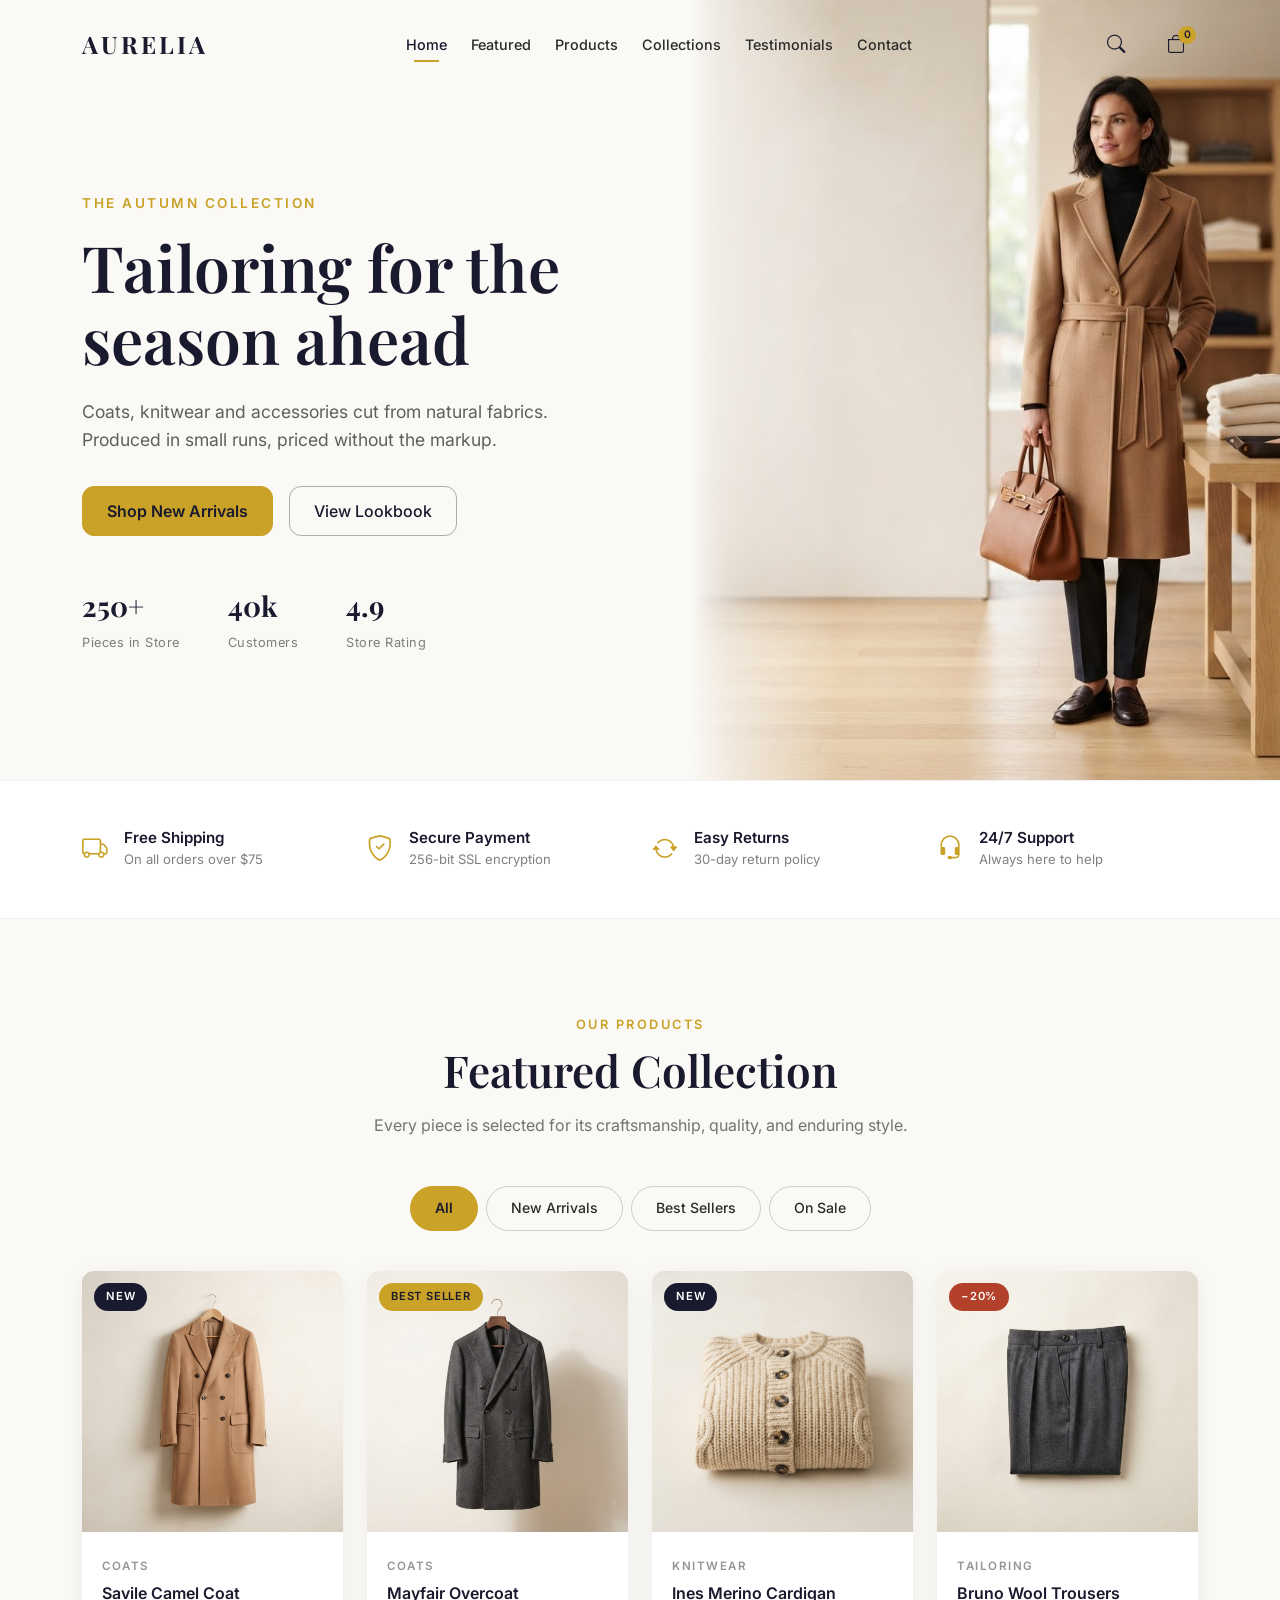
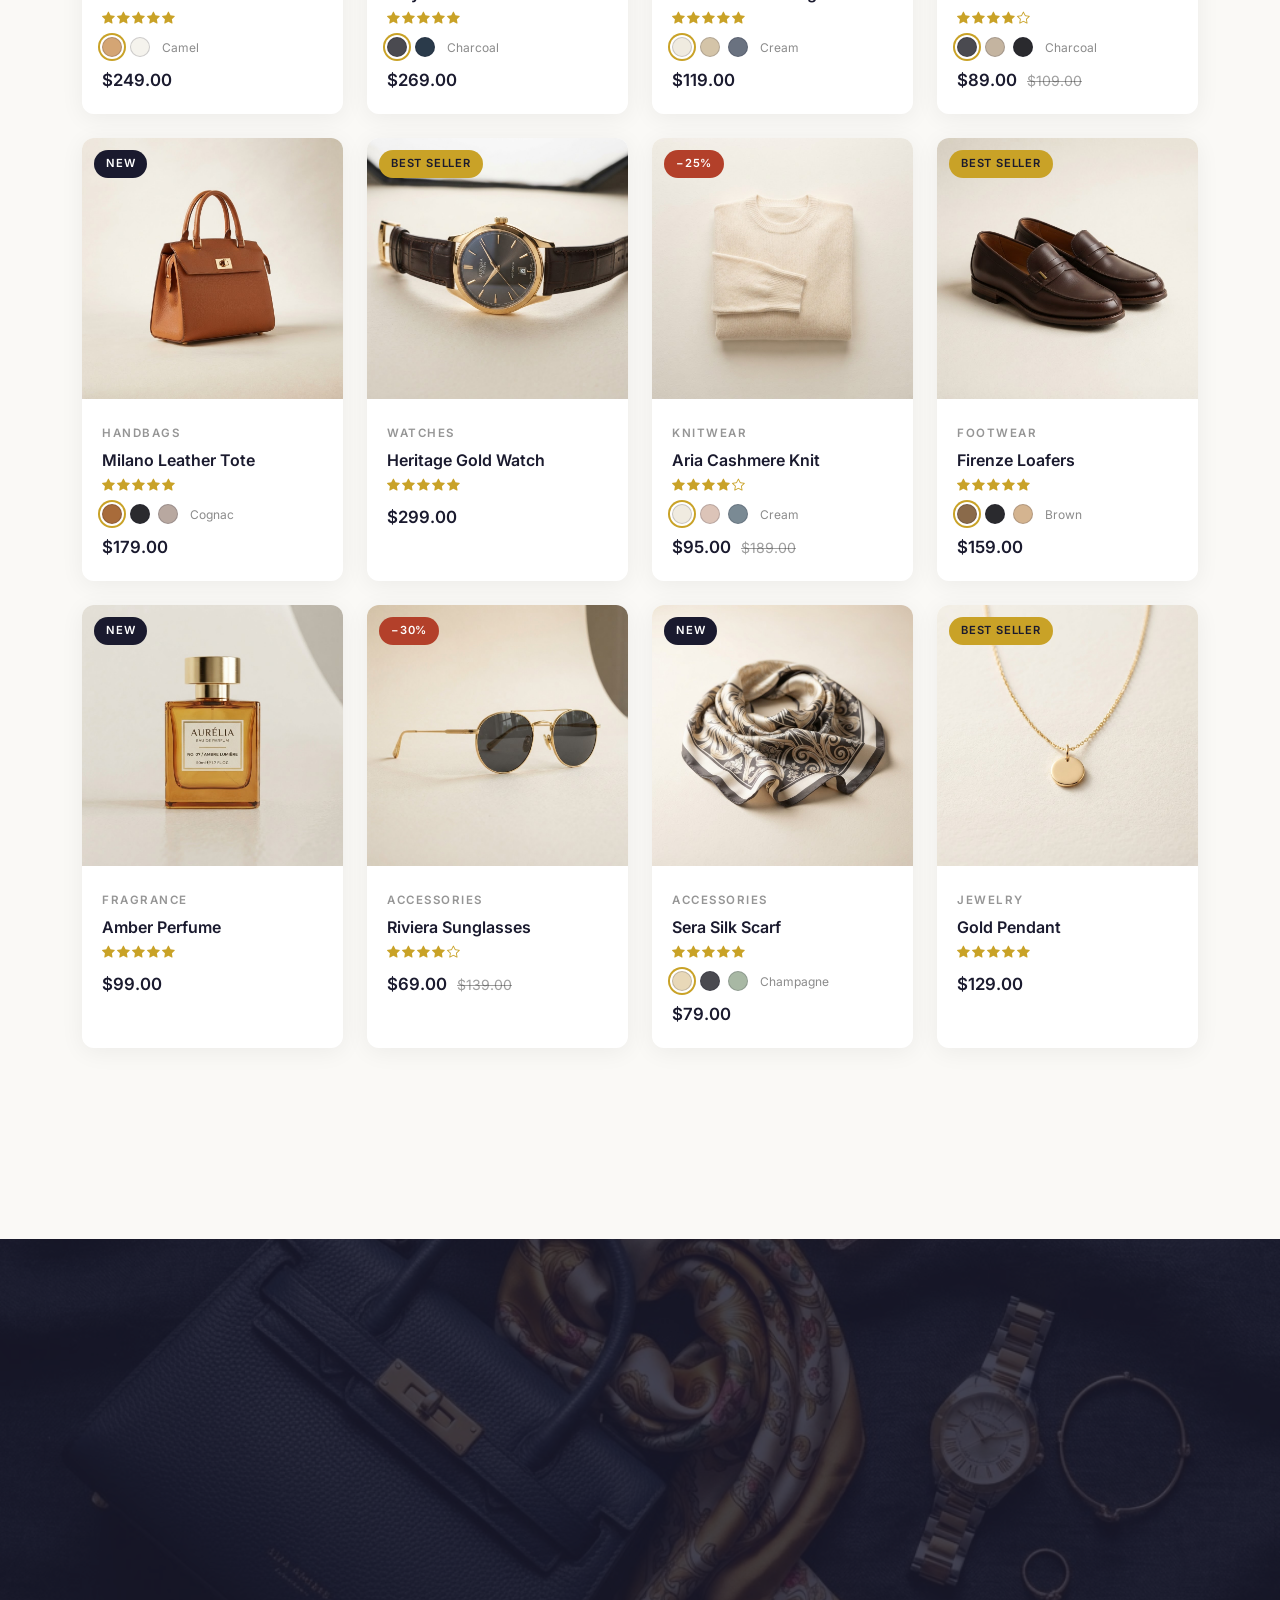
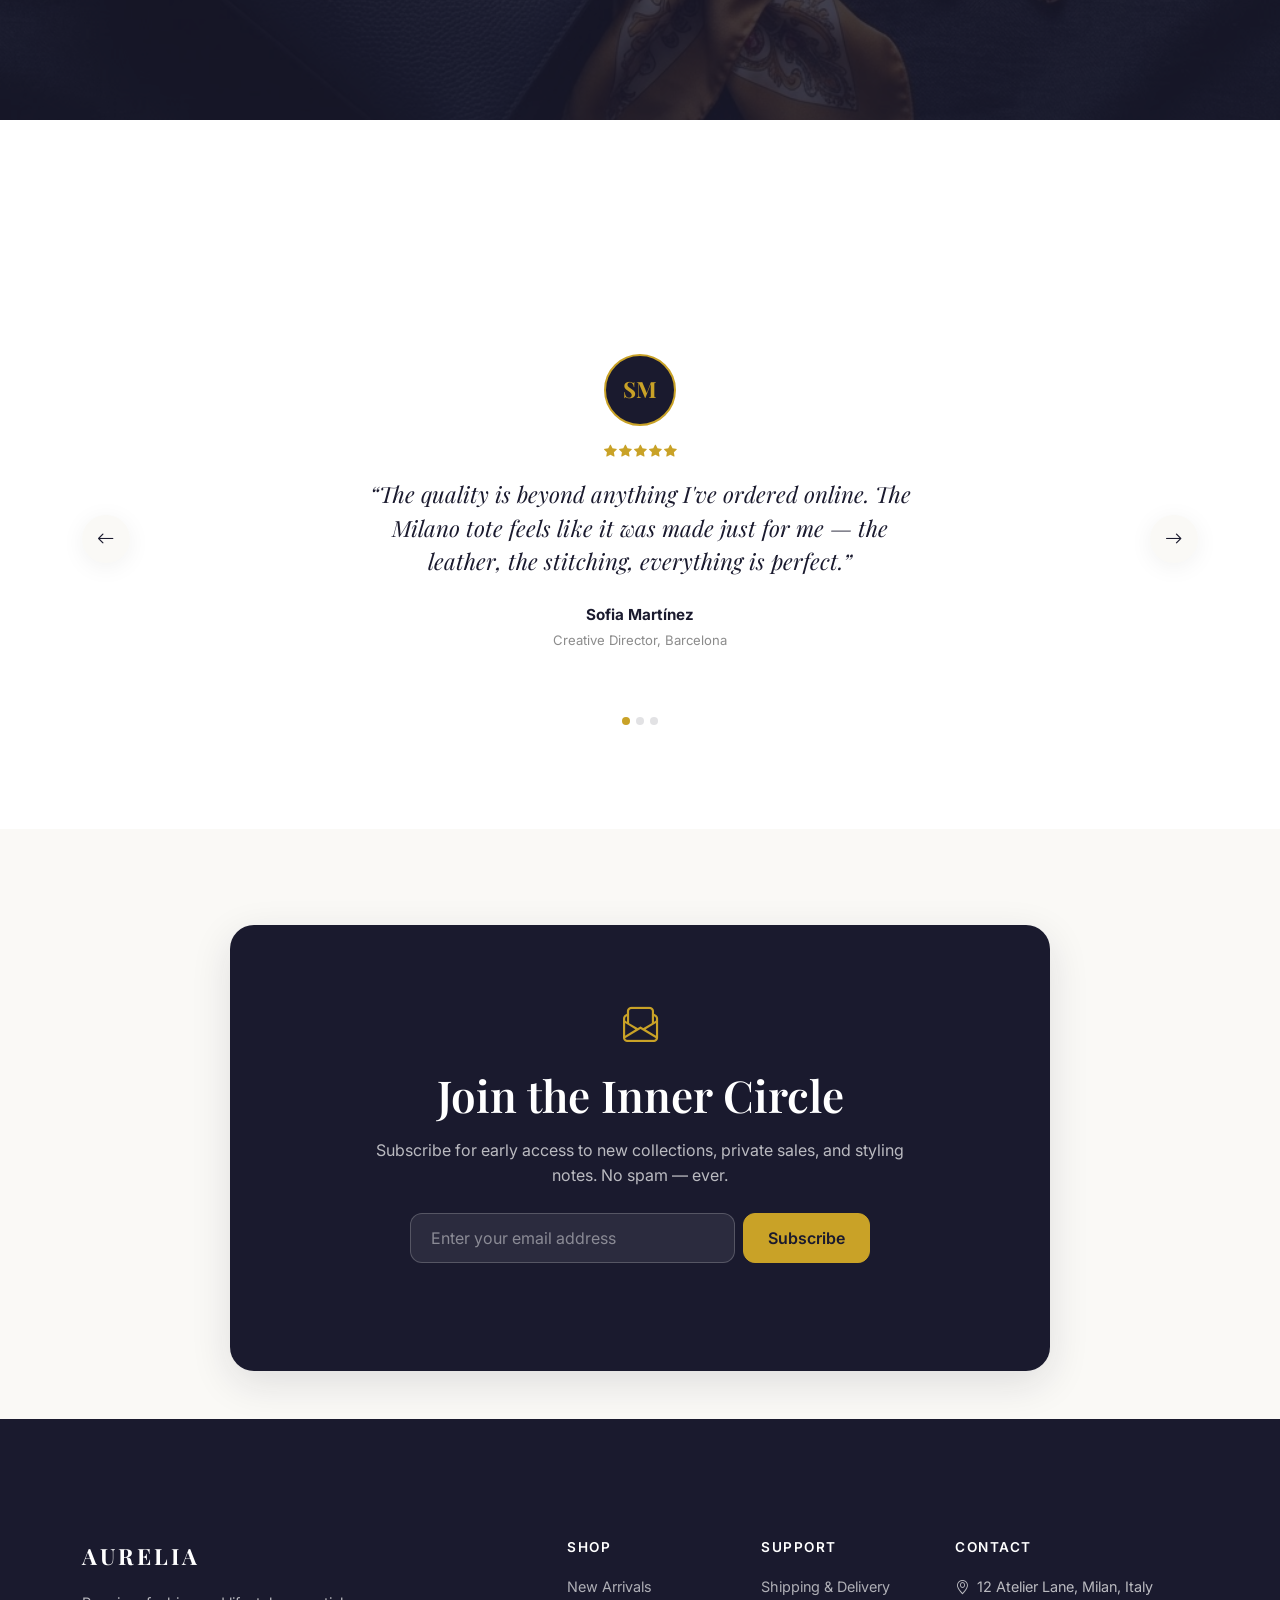
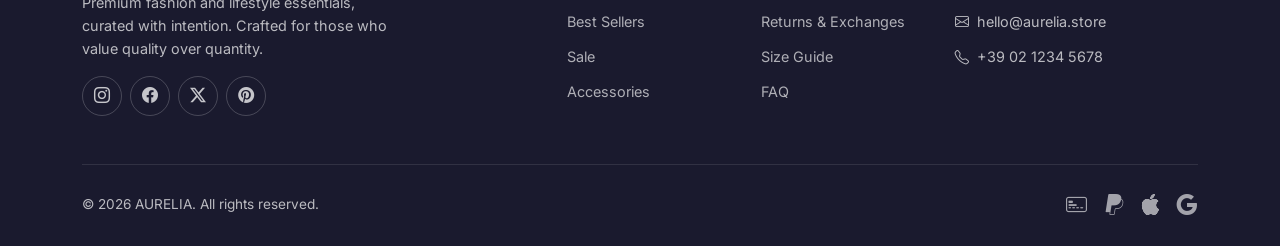
<file: public/index.html>
<!DOCTYPE html>
<html lang="en">
<head>
  <meta charset="UTF-8" />
  <meta name="viewport" content="width=device-width, initial-scale=1.0" />
  <title>AURELIA — Premium Fashion &amp; Lifestyle</title>
  <meta name="description" content="AURELIA — a premium fashion and lifestyle store. Discover curated collections of handbags, watches, and accessories." />

  <!-- Google Fonts -->
  <link rel="preconnect" href="https://fonts.googleapis.com" />
  <link rel="preconnect" href="https://fonts.gstatic.com" crossorigin />
  <link href="https://fonts.googleapis.com/css2?family=Playfair+Display:wght@500;600;700&family=Inter:wght@400;500;600&display=swap" rel="stylesheet" />

  <!-- Bootstrap 5.3 CSS -->
  <link href="https://cdn.jsdelivr.net/npm/bootstrap@5.3.3/dist/css/bootstrap.min.css" rel="stylesheet" />
  <!-- Bootstrap Icons -->
  <link href="https://cdn.jsdelivr.net/npm/bootstrap-icons@1.11.3/font/bootstrap-icons.min.css" rel="stylesheet" />

  <!-- Custom Styles -->
  <link rel="stylesheet" href="css/style.css" />
</head>
<body>

  <!-- ============ NAVBAR ============ -->
  <header>
    <nav id="mainNav" class="navbar navbar-expand-lg fixed-top" aria-label="Main navigation">
      <div class="container">
        <a class="navbar-brand" href="#home">AURELIA</a>

        <button class="navbar-toggler custom-toggler" type="button" data-bs-toggle="collapse"
          data-bs-target="#navMenu" aria-controls="navMenu" aria-expanded="false" aria-label="Toggle navigation">
          <span class="toggler-bar"></span>
          <span class="toggler-bar"></span>
          <span class="toggler-bar"></span>
        </button>

        <div class="collapse navbar-collapse" id="navMenu">
          <ul class="navbar-nav mx-auto gap-lg-2">
            <li class="nav-item"><a class="nav-link active" href="#home">Home</a></li>
            <li class="nav-item"><a class="nav-link" href="#shop">Featured</a></li>
            <li class="nav-item"><a class="nav-link" href="shop.html">Products</a></li>
            <li class="nav-item"><a class="nav-link" href="#collections">Collections</a></li>
            <li class="nav-item"><a class="nav-link" href="#testimonials">Testimonials</a></li>
            <li class="nav-item"><a class="nav-link" href="#contact">Contact</a></li>
          </ul>
          <div class="d-flex align-items-center gap-3 nav-actions">
            <button class="icon-btn search-icon-btn" type="button" aria-label="Search">
              <i class="bi bi-search" aria-hidden="true"></i>
            </button>
            <button class="icon-btn position-relative" type="button" aria-label="Open shopping cart"
              data-bs-toggle="offcanvas" data-bs-target="#cartDrawer" aria-controls="cartDrawer">
              <i class="bi bi-bag" aria-hidden="true"></i>
              <span id="cartBadge" class="cart-badge" aria-live="polite">0</span>
            </button>
          </div>
        </div>
      </div>
    </nav>
  </header>

  <main>
    <!-- ============ HERO ============ -->
    <section id="home" class="hero d-flex align-items-center">
      <!-- Fixed right image panel: portrait shape crops only the sides of the
           campaign photo, so the model is always fully in frame at any width -->
      <div class="hero-media" aria-hidden="false">
        <img src="assets/images/hero-wide.png" alt="Model in a tailored camel coat beside a display of knitwear in the AURELIA boutique" class="hero-media-img" />
      </div>
      <div class="container position-relative">
        <div class="row">
          <div class="col-md-7 col-lg-6">
            <p class="hero-eyebrow fade-up delay-1">The Autumn Collection</p>
            <h1 class="hero-title fade-up delay-2 text-balance">Tailoring for the season ahead</h1>
            <p class="hero-sub fade-up delay-3">Coats, knitwear and accessories cut from natural fabrics. Produced in small runs, priced without the markup.</p>
            <div class="d-flex flex-wrap gap-3 fade-up delay-4">
              <a href="#shop" class="btn btn-gold btn-lg">Shop New Arrivals</a>
              <a href="#collections" class="btn btn-outline-dark-custom btn-lg">View Lookbook</a>
            </div>
            <div class="d-flex gap-5 mt-5 fade-up delay-5 hero-stats">
              <div>
                <span class="stat-number">250+</span>
                <span class="stat-label">Pieces in Store</span>
              </div>
              <div>
                <span class="stat-number">40k</span>
                <span class="stat-label">Customers</span>
              </div>
              <div>
                <span class="stat-number">4.9</span>
                <span class="stat-label">Store Rating</span>
              </div>
            </div>
          </div>
        </div>
      </div>
    </section>

    <!-- ============ FEATURES STRIP ============ -->
    <section class="features-strip" aria-label="Store benefits">
      <div class="container">
        <div class="row g-4">
          <div class="col-6 col-lg-3 reveal">
            <div class="feature-item">
              <i class="bi bi-truck" aria-hidden="true"></i>
              <div>
                <h3>Free Shipping</h3>
                <p>On all orders over $75</p>
              </div>
            </div>
          </div>
          <div class="col-6 col-lg-3 reveal">
            <div class="feature-item">
              <i class="bi bi-shield-check" aria-hidden="true"></i>
              <div>
                <h3>Secure Payment</h3>
                <p>256-bit SSL encryption</p>
              </div>
            </div>
          </div>
          <div class="col-6 col-lg-3 reveal">
            <div class="feature-item">
              <i class="bi bi-arrow-repeat" aria-hidden="true"></i>
              <div>
                <h3>Easy Returns</h3>
                <p>30-day return policy</p>
              </div>
            </div>
          </div>
          <div class="col-6 col-lg-3 reveal">
            <div class="feature-item">
              <i class="bi bi-headset" aria-hidden="true"></i>
              <div>
                <h3>24/7 Support</h3>
                <p>Always here to help</p>
              </div>
            </div>
          </div>
        </div>
      </div>
    </section>

    <!-- ============ PRODUCTS ============ -->
    <section id="shop" class="section-pad">
      <div class="container">
        <div class="section-head text-center reveal">
          <p class="section-eyebrow">Our Products</p>
          <h2 class="section-title text-balance">Featured Collection</h2>
          <p class="section-sub mx-auto">Every piece is selected for its craftsmanship, quality, and enduring style.</p>
        </div>

        <!-- Filter buttons -->
        <div class="filter-bar d-flex flex-wrap justify-content-center gap-2 reveal" role="group" aria-label="Product category filters">
          <button class="filter-btn active" data-filter="all" type="button">All</button>
          <button class="filter-btn" data-filter="new" type="button">New Arrivals</button>
          <button class="filter-btn" data-filter="best" type="button">Best Sellers</button>
          <button class="filter-btn" data-filter="sale" type="button">On Sale</button>
        </div>

        <!-- Product grid -->
        <div id="productGrid" class="row g-4 mt-2">

          <div class="col-6 col-md-4 col-lg-3 product-col" data-category="new">
            <article class="product-card reveal">
              <div class="product-media">
                <span class="product-tag tag-new">New</span>
                <img src="assets/images/product-9.png" alt="Long tailored camel wool coat on a hanger" loading="lazy" />
                <button class="add-cart-btn" type="button" data-name="Savile Camel Coat" data-price="249.00" data-img="assets/images/product-9.png">
                  <i class="bi bi-bag-plus" aria-hidden="true"></i> Add to Cart
                </button>
              </div>
              <div class="product-body">
                <span class="product-cat">Coats</span>
                <h3 class="product-name">Savile Camel Coat</h3>
                <div class="product-rating" aria-label="Rated 5 out of 5 stars">
                  <i class="bi bi-star-fill"></i><i class="bi bi-star-fill"></i><i class="bi bi-star-fill"></i><i class="bi bi-star-fill"></i><i class="bi bi-star-fill"></i>
                </div>
                <p class="product-price">$249.00</p>
              </div>
            </article>
          </div>

          <div class="col-6 col-md-4 col-lg-3 product-col" data-category="best">
            <article class="product-card reveal">
              <div class="product-media">
                <span class="product-tag tag-best">Best Seller</span>
                <img src="assets/images/product-10.png" alt="Charcoal double-breasted wool overcoat on a hanger" loading="lazy" />
                <button class="add-cart-btn" type="button" data-name="Mayfair Overcoat" data-price="269.00" data-img="assets/images/product-10.png">
                  <i class="bi bi-bag-plus" aria-hidden="true"></i> Add to Cart
                </button>
              </div>
              <div class="product-body">
                <span class="product-cat">Coats</span>
                <h3 class="product-name">Mayfair Overcoat</h3>
                <div class="product-rating" aria-label="Rated 5 out of 5 stars">
                  <i class="bi bi-star-fill"></i><i class="bi bi-star-fill"></i><i class="bi bi-star-fill"></i><i class="bi bi-star-fill"></i><i class="bi bi-star-fill"></i>
                </div>
                <p class="product-price">$269.00</p>
              </div>
            </article>
          </div>

          <div class="col-6 col-md-4 col-lg-3 product-col" data-category="new">
            <article class="product-card reveal">
              <div class="product-media">
                <span class="product-tag tag-new">New</span>
                <img src="assets/images/product-11.png" alt="Cream chunky-knit merino cardigan folded" loading="lazy" />
                <button class="add-cart-btn" type="button" data-name="Ines Merino Cardigan" data-price="119.00" data-img="assets/images/product-11.png">
                  <i class="bi bi-bag-plus" aria-hidden="true"></i> Add to Cart
                </button>
              </div>
              <div class="product-body">
                <span class="product-cat">Knitwear</span>
                <h3 class="product-name">Ines Merino Cardigan</h3>
                <div class="product-rating" aria-label="Rated 5 out of 5 stars">
                  <i class="bi bi-star-fill"></i><i class="bi bi-star-fill"></i><i class="bi bi-star-fill"></i><i class="bi bi-star-fill"></i><i class="bi bi-star-fill"></i>
                </div>
                <p class="product-price">$119.00</p>
              </div>
            </article>
          </div>

          <div class="col-6 col-md-4 col-lg-3 product-col" data-category="sale">
            <article class="product-card reveal">
              <div class="product-media">
                <span class="product-tag tag-sale">−20%</span>
                <img src="assets/images/product-12.png" alt="Pleated charcoal wool tailored trousers folded" loading="lazy" />
                <button class="add-cart-btn" type="button" data-name="Bruno Wool Trousers" data-price="89.00" data-img="assets/images/product-12.png">
                  <i class="bi bi-bag-plus" aria-hidden="true"></i> Add to Cart
                </button>
              </div>
              <div class="product-body">
                <span class="product-cat">Tailoring</span>
                <h3 class="product-name">Bruno Wool Trousers</h3>
                <div class="product-rating" aria-label="Rated 4 out of 5 stars">
                  <i class="bi bi-star-fill"></i><i class="bi bi-star-fill"></i><i class="bi bi-star-fill"></i><i class="bi bi-star-fill"></i><i class="bi bi-star"></i>
                </div>
                <p class="product-price">$89.00 <s class="old-price">$109.00</s></p>
              </div>
            </article>
          </div>

          <div class="col-6 col-md-4 col-lg-3 product-col" data-category="new">
            <article class="product-card reveal">
              <div class="product-media">
                <span class="product-tag tag-new">New</span>
                <img src="assets/images/product-1.png" alt="Structured cognac leather handbag" loading="lazy" />
                <button class="add-cart-btn" type="button" data-name="Milano Leather Tote" data-price="179.00" data-img="assets/images/product-1.png">
                  <i class="bi bi-bag-plus" aria-hidden="true"></i> Add to Cart
                </button>
              </div>
              <div class="product-body">
                <span class="product-cat">Handbags</span>
                <h3 class="product-name">Milano Leather Tote</h3>
                <div class="product-rating" aria-label="Rated 5 out of 5 stars">
                  <i class="bi bi-star-fill"></i><i class="bi bi-star-fill"></i><i class="bi bi-star-fill"></i><i class="bi bi-star-fill"></i><i class="bi bi-star-fill"></i>
                </div>
                <p class="product-price">$179.00</p>
              </div>
            </article>
          </div>

          <div class="col-6 col-md-4 col-lg-3 product-col" data-category="best">
            <article class="product-card reveal">
              <div class="product-media">
                <span class="product-tag tag-best">Best Seller</span>
                <img src="assets/images/product-2.png" alt="Gold wristwatch with charcoal dial and leather strap" loading="lazy" />
                <button class="add-cart-btn" type="button" data-name="Heritage Gold Watch" data-price="299.00" data-img="assets/images/product-2.png">
                  <i class="bi bi-bag-plus" aria-hidden="true"></i> Add to Cart
                </button>
              </div>
              <div class="product-body">
                <span class="product-cat">Watches</span>
                <h3 class="product-name">Heritage Gold Watch</h3>
                <div class="product-rating" aria-label="Rated 5 out of 5 stars">
                  <i class="bi bi-star-fill"></i><i class="bi bi-star-fill"></i><i class="bi bi-star-fill"></i><i class="bi bi-star-fill"></i><i class="bi bi-star-fill"></i>
                </div>
                <p class="product-price">$299.00</p>
              </div>
            </article>
          </div>

          <div class="col-6 col-md-4 col-lg-3 product-col" data-category="sale">
            <article class="product-card reveal">
              <div class="product-media">
                <span class="product-tag tag-sale">−25%</span>
                <img src="assets/images/product-3.png" alt="Cream cashmere knit sweater folded" loading="lazy" />
                <button class="add-cart-btn" type="button" data-name="Aria Cashmere Knit" data-price="95.00" data-img="assets/images/product-3.png">
                  <i class="bi bi-bag-plus" aria-hidden="true"></i> Add to Cart
                </button>
              </div>
              <div class="product-body">
                <span class="product-cat">Knitwear</span>
                <h3 class="product-name">Aria Cashmere Knit</h3>
                <div class="product-rating" aria-label="Rated 4 out of 5 stars">
                  <i class="bi bi-star-fill"></i><i class="bi bi-star-fill"></i><i class="bi bi-star-fill"></i><i class="bi bi-star-fill"></i><i class="bi bi-star"></i>
                </div>
                <p class="product-price">$95.00 <s class="old-price">$189.00</s></p>
              </div>
            </article>
          </div>

          <div class="col-6 col-md-4 col-lg-3 product-col" data-category="best">
            <article class="product-card reveal">
              <div class="product-media">
                <span class="product-tag tag-best">Best Seller</span>
                <img src="assets/images/product-4.png" alt="Deep brown minimalist leather loafers" loading="lazy" />
                <button class="add-cart-btn" type="button" data-name="Firenze Loafers" data-price="159.00" data-img="assets/images/product-4.png">
                  <i class="bi bi-bag-plus" aria-hidden="true"></i> Add to Cart
                </button>
              </div>
              <div class="product-body">
                <span class="product-cat">Footwear</span>
                <h3 class="product-name">Firenze Loafers</h3>
                <div class="product-rating" aria-label="Rated 5 out of 5 stars">
                  <i class="bi bi-star-fill"></i><i class="bi bi-star-fill"></i><i class="bi bi-star-fill"></i><i class="bi bi-star-fill"></i><i class="bi bi-star-fill"></i>
                </div>
                <p class="product-price">$159.00</p>
              </div>
            </article>
          </div>

          <div class="col-6 col-md-4 col-lg-3 product-col" data-category="new">
            <article class="product-card reveal">
              <div class="product-media">
                <span class="product-tag tag-new">New</span>
                <img src="assets/images/product-5.png" alt="Amber glass perfume bottle with gold cap" loading="lazy" />
                <button class="add-cart-btn" type="button" data-name="Amber Perfume" data-price="99.00" data-img="assets/images/product-5.png">
                  <i class="bi bi-bag-plus" aria-hidden="true"></i> Add to Cart
                </button>
              </div>
              <div class="product-body">
                <span class="product-cat">Fragrance</span>
                <h3 class="product-name">Amber Perfume</h3>
                <div class="product-rating" aria-label="Rated 5 out of 5 stars">
                  <i class="bi bi-star-fill"></i><i class="bi bi-star-fill"></i><i class="bi bi-star-fill"></i><i class="bi bi-star-fill"></i><i class="bi bi-star-fill"></i>
                </div>
                <p class="product-price">$99.00</p>
              </div>
            </article>
          </div>

          <div class="col-6 col-md-4 col-lg-3 product-col" data-category="sale">
            <article class="product-card reveal">
              <div class="product-media">
                <span class="product-tag tag-sale">−30%</span>
                <img src="assets/images/product-6.png" alt="Gold-rimmed round sunglasses with dark lenses" loading="lazy" />
                <button class="add-cart-btn" type="button" data-name="Riviera Sunglasses" data-price="69.00" data-img="assets/images/product-6.png">
                  <i class="bi bi-bag-plus" aria-hidden="true"></i> Add to Cart
                </button>
              </div>
              <div class="product-body">
                <span class="product-cat">Accessories</span>
                <h3 class="product-name">Riviera Sunglasses</h3>
                <div class="product-rating" aria-label="Rated 4 out of 5 stars">
                  <i class="bi bi-star-fill"></i><i class="bi bi-star-fill"></i><i class="bi bi-star-fill"></i><i class="bi bi-star-fill"></i><i class="bi bi-star"></i>
                </div>
                <p class="product-price">$69.00 <s class="old-price">$139.00</s></p>
              </div>
            </article>
          </div>

          <div class="col-6 col-md-4 col-lg-3 product-col" data-category="new">
            <article class="product-card reveal">
              <div class="product-media">
                <span class="product-tag tag-new">New</span>
                <img src="assets/images/product-7.png" alt="Champagne and charcoal patterned silk scarf" loading="lazy" />
                <button class="add-cart-btn" type="button" data-name="Sera Silk Scarf" data-price="79.00" data-img="assets/images/product-7.png">
                  <i class="bi bi-bag-plus" aria-hidden="true"></i> Add to Cart
                </button>
              </div>
              <div class="product-body">
                <span class="product-cat">Accessories</span>
                <h3 class="product-name">Sera Silk Scarf</h3>
                <div class="product-rating" aria-label="Rated 5 out of 5 stars">
                  <i class="bi bi-star-fill"></i><i class="bi bi-star-fill"></i><i class="bi bi-star-fill"></i><i class="bi bi-star-fill"></i><i class="bi bi-star-fill"></i>
                </div>
                <p class="product-price">$79.00</p>
              </div>
            </article>
          </div>

          <div class="col-6 col-md-4 col-lg-3 product-col" data-category="best">
            <article class="product-card reveal">
              <div class="product-media">
                <span class="product-tag tag-best">Best Seller</span>
                <img src="assets/images/product-8.png" alt="Minimalist gold pendant necklace" loading="lazy" />
                <button class="add-cart-btn" type="button" data-name="Gold Pendant" data-price="129.00" data-img="assets/images/product-8.png">
                  <i class="bi bi-bag-plus" aria-hidden="true"></i> Add to Cart
                </button>
              </div>
              <div class="product-body">
                <span class="product-cat">Jewelry</span>
                <h3 class="product-name">Gold Pendant</h3>
                <div class="product-rating" aria-label="Rated 5 out of 5 stars">
                  <i class="bi bi-star-fill"></i><i class="bi bi-star-fill"></i><i class="bi bi-star-fill"></i><i class="bi bi-star-fill"></i><i class="bi bi-star-fill"></i>
                </div>
                <p class="product-price">$129.00</p>
              </div>
            </article>
          </div>

        </div>

        <div class="text-center mt-5 reveal">
          <a href="shop.html" class="btn btn-outline-dark-custom btn-sm">
            View Full Collection <i class="bi bi-arrow-right ms-1" aria-hidden="true"></i>
          </a>
        </div>
      </div>
    </section>

    <!-- ============ PROMO BANNER + COUNTDOWN ============ -->
    <section id="collections" class="promo-banner">
      <div class="promo-overlay"></div>
      <div class="container position-relative">
        <div class="row align-items-center g-5">
          <div class="col-lg-6 reveal">
            <p class="section-eyebrow text-gold">Limited Time</p>
            <h2 class="promo-title text-balance">The Signature Sale — Up to 30% Off</h2>
            <p class="promo-sub">Our most coveted pieces, for a limited time only. When the timer ends, the offer ends.</p>
            <a href="#shop" class="btn btn-gold btn-lg mt-2">Shop the Sale</a>
          </div>
          <div class="col-lg-6 reveal">
            <div id="countdown" class="countdown d-flex gap-3 justify-content-lg-end justify-content-center" role="timer" aria-label="Sale countdown timer">
              <div class="count-box"><span id="cdDays">00</span><small>Days</small></div>
              <div class="count-box"><span id="cdHours">00</span><small>Hours</small></div>
              <div class="count-box"><span id="cdMins">00</span><small>Minutes</small></div>
              <div class="count-box"><span id="cdSecs">00</span><small>Seconds</small></div>
            </div>
          </div>
        </div>
      </div>
    </section>

    <!-- ============ TESTIMONIALS ============ -->
    <section id="testimonials" class="section-pad testimonials-section">
      <div class="container">
        <div class="section-head text-center reveal">
          <p class="section-eyebrow">Testimonials</p>
          <h2 class="section-title text-balance">Loved by Thousands</h2>
        </div>

        <div id="testimonialCarousel" class="carousel slide reveal" data-bs-ride="carousel" data-bs-interval="5000">
          <div class="carousel-indicators testimonial-indicators">
            <button type="button" data-bs-target="#testimonialCarousel" data-bs-slide-to="0" class="active" aria-current="true" aria-label="Testimonial 1"></button>
            <button type="button" data-bs-target="#testimonialCarousel" data-bs-slide-to="1" aria-label="Testimonial 2"></button>
            <button type="button" data-bs-target="#testimonialCarousel" data-bs-slide-to="2" aria-label="Testimonial 3"></button>
          </div>
          <div class="carousel-inner">

            <div class="carousel-item active">
              <figure class="testimonial-card mx-auto text-center">
                <div class="avatar-circle" aria-hidden="true">SM</div>
                <div class="product-rating justify-content-center" aria-label="Rated 5 out of 5 stars">
                  <i class="bi bi-star-fill"></i><i class="bi bi-star-fill"></i><i class="bi bi-star-fill"></i><i class="bi bi-star-fill"></i><i class="bi bi-star-fill"></i>
                </div>
                <blockquote>&ldquo;The quality is beyond anything I&apos;ve ordered online. The Milano tote feels like it was made just for me — the leather, the stitching, everything is perfect.&rdquo;</blockquote>
                <figcaption>
                  <strong>Sofia Martínez</strong>
                  <span>Creative Director, Barcelona</span>
                </figcaption>
              </figure>
            </div>

            <div class="carousel-item">
              <figure class="testimonial-card mx-auto text-center">
                <div class="avatar-circle" aria-hidden="true">JW</div>
                <div class="product-rating justify-content-center" aria-label="Rated 5 out of 5 stars">
                  <i class="bi bi-star-fill"></i><i class="bi bi-star-fill"></i><i class="bi bi-star-fill"></i><i class="bi bi-star-fill"></i><i class="bi bi-star-fill"></i>
                </div>
                <blockquote>&ldquo;Fast shipping, gorgeous packaging, and the Heritage watch is stunning in person. AURELIA has become my go-to for gifts — nothing else compares.&rdquo;</blockquote>
                <figcaption>
                  <strong>James Whitfield</strong>
                  <span>Architect, London</span>
                </figcaption>
              </figure>
            </div>

            <div class="carousel-item">
              <figure class="testimonial-card mx-auto text-center">
                <div class="avatar-circle" aria-hidden="true">AK</div>
                <div class="product-rating justify-content-center" aria-label="Rated 5 out of 5 stars">
                  <i class="bi bi-star-fill"></i><i class="bi bi-star-fill"></i><i class="bi bi-star-fill"></i><i class="bi bi-star-fill"></i><i class="bi bi-star-fill"></i>
                </div>
                <blockquote>&ldquo;Their customer service handled my exchange in under a day. It&apos;s rare to find a brand that cares this much about the details — I&apos;m a customer for life.&rdquo;</blockquote>
                <figcaption>
                  <strong>Amara Khan</strong>
                  <span>Entrepreneur, Dubai</span>
                </figcaption>
              </figure>
            </div>

          </div>
          <button class="carousel-control-prev" type="button" data-bs-target="#testimonialCarousel" data-bs-slide="prev">
            <i class="bi bi-arrow-left" aria-hidden="true"></i>
            <span class="visually-hidden">Previous</span>
          </button>
          <button class="carousel-control-next" type="button" data-bs-target="#testimonialCarousel" data-bs-slide="next">
            <i class="bi bi-arrow-right" aria-hidden="true"></i>
            <span class="visually-hidden">Next</span>
          </button>
        </div>
      </div>
    </section>

    <!-- ============ NEWSLETTER ============ -->
    <section id="contact" class="newsletter-section">
      <div class="container">
        <div class="newsletter-card text-center mx-auto reveal">
          <i class="bi bi-envelope-paper newsletter-icon" aria-hidden="true"></i>
          <h2 class="section-title text-balance">Join the Inner Circle</h2>
          <p class="section-sub mx-auto">Subscribe for early access to new collections, private sales, and styling notes. No spam — ever.</p>
          <form id="newsletterForm" class="newsletter-form d-flex flex-column flex-sm-row gap-2 mx-auto" novalidate>
            <label for="emailInput" class="visually-hidden">Email address</label>
            <input type="email" id="emailInput" class="form-control newsletter-input" placeholder="Enter your email address" autocomplete="email" required />
            <button type="submit" class="btn btn-gold px-4">Subscribe</button>
          </form>
          <p id="formFeedback" class="form-feedback" role="status" aria-live="polite"></p>
        </div>
      </div>
    </section>
  </main>

  <!-- ============ FOOTER ============ -->
  <footer class="site-footer">
    <div class="container">
      <div class="row g-5 footer-main">
        <div class="col-12 col-md-6 col-lg-4">
          <a class="footer-brand" href="#home">AURELIA</a>
          <p class="footer-about">Premium fashion and lifestyle essentials, curated with intention. Crafted for those who value quality over quantity.</p>
          <div class="d-flex gap-2 mt-3">
            <a href="#" class="social-btn" aria-label="Instagram"><i class="bi bi-instagram" aria-hidden="true"></i></a>
            <a href="#" class="social-btn" aria-label="Facebook"><i class="bi bi-facebook" aria-hidden="true"></i></a>
            <a href="#" class="social-btn" aria-label="Twitter / X"><i class="bi bi-twitter-x" aria-hidden="true"></i></a>
            <a href="#" class="social-btn" aria-label="Pinterest"><i class="bi bi-pinterest" aria-hidden="true"></i></a>
          </div>
        </div>
        <div class="col-6 col-md-3 col-lg-2 offset-lg-1">
          <h3 class="footer-head">Shop</h3>
          <ul class="footer-links">
            <li><a href="#shop">New Arrivals</a></li>
            <li><a href="#shop">Best Sellers</a></li>
            <li><a href="#collections">Sale</a></li>
            <li><a href="#shop">Accessories</a></li>
          </ul>
        </div>
        <div class="col-6 col-md-3 col-lg-2">
          <h3 class="footer-head">Support</h3>
          <ul class="footer-links">
            <li><a href="#">Shipping &amp; Delivery</a></li>
            <li><a href="#">Returns &amp; Exchanges</a></li>
            <li><a href="#">Size Guide</a></li>
            <li><a href="#">FAQ</a></li>
          </ul>
        </div>
        <div class="col-12 col-md-6 col-lg-3">
          <h3 class="footer-head">Contact</h3>
          <ul class="footer-links">
            <li><i class="bi bi-geo-alt me-2" aria-hidden="true"></i>12 Atelier Lane, Milan, Italy</li>
            <li><i class="bi bi-envelope me-2" aria-hidden="true"></i>hello@aurelia.store</li>
            <li><i class="bi bi-telephone me-2" aria-hidden="true"></i>+39 02 1234 5678</li>
          </ul>
        </div>
      </div>
      <div class="footer-bottom d-flex flex-column flex-md-row justify-content-between align-items-center gap-3">
        <p class="mb-0">&copy; 2026 AURELIA. All rights reserved.</p>
        <div class="d-flex gap-3 payment-icons" aria-label="Accepted payment methods">
          <i class="bi bi-credit-card-2-front" role="img" aria-label="Credit card"></i>
          <i class="bi bi-paypal" role="img" aria-label="PayPal"></i>
          <i class="bi bi-apple" role="img" aria-label="Apple Pay"></i>
          <i class="bi bi-google" role="img" aria-label="Google Pay"></i>
        </div>
      </div>
    </div>
  </footer>

  <!-- Back to top -->
  <button id="backToTop" class="back-to-top" type="button" aria-label="Back to top">
    <i class="bi bi-arrow-up" aria-hidden="true"></i>
  </button>

  <!-- ============ CART DRAWER (OFFCANVAS) ============ -->
  <aside class="offcanvas offcanvas-end cart-drawer" tabindex="-1" id="cartDrawer" aria-labelledby="cartDrawerLabel">
    <div class="offcanvas-header cart-drawer-head">
      <h2 class="offcanvas-title" id="cartDrawerLabel">
        <i class="bi bi-bag me-2" aria-hidden="true"></i>Your Cart
        <span id="cartDrawerCount" class="cart-drawer-count">0 items</span>
      </h2>
      <button type="button" class="btn-close" data-bs-dismiss="offcanvas" aria-label="Close cart"></button>
    </div>
    <div class="offcanvas-body d-flex flex-column">
      <!-- Empty state -->
      <div id="cartEmpty" class="cart-empty text-center my-auto">
        <i class="bi bi-bag-x" aria-hidden="true"></i>
        <p class="cart-empty-title">Your cart is empty</p>
        <p class="cart-empty-sub">Discover our featured collection and find something you love.</p>
        <button type="button" class="btn btn-gold" data-bs-dismiss="offcanvas">Continue Shopping</button>
      </div>
      <!-- Items (rendered by JS) -->
      <ul id="cartItems" class="cart-items list-unstyled" aria-live="polite"></ul>
      <!-- Summary -->
      <div id="cartSummary" class="cart-summary mt-auto d-none">
        <div class="d-flex justify-content-between cart-line">
          <span>Subtotal</span>
          <strong id="cartSubtotal">$0.00</strong>
        </div>
        <div class="d-flex justify-content-between cart-line">
          <span>Shipping</span>
          <span id="cartShipping" class="text-gold">Free</span>
        </div>
        <div class="d-flex justify-content-between cart-line cart-total">
          <span>Total</span>
          <strong id="cartTotal">$0.00</strong>
        </div>
        <button type="button" class="btn btn-gold w-100 mt-3" id="checkoutBtn">
          Proceed to Checkout <i class="bi bi-arrow-right ms-1" aria-hidden="true"></i>
        </button>
        <p class="cart-note text-center mb-0"><i class="bi bi-shield-check me-1" aria-hidden="true"></i>Secure checkout · Free returns within 30 days</p>
      </div>
    </div>
  </aside>

  <!-- Toast container -->
  <div class="toast-container position-fixed bottom-0 end-0 p-3">
    <div id="cartToast" class="toast align-items-center cart-toast" role="alert" aria-live="assertive" aria-atomic="true">
      <div class="d-flex">
        <div class="toast-body">
          <i class="bi bi-check-circle-fill text-gold me-2" aria-hidden="true"></i>
          <span id="toastMessage">Added to cart</span>
        </div>
        <button type="button" class="btn-close btn-close-white me-2 m-auto" data-bs-dismiss="toast" aria-label="Close"></button>
      </div>
    </div>
  </div>

  <!-- Bootstrap 5.3 JS Bundle -->
  <script src="https://cdn.jsdelivr.net/npm/bootstrap@5.3.3/dist/js/bootstrap.bundle.min.js"></script>
  <!-- Custom JS -->
  <script src="js/script.js"></script>
</body>
</html>
</file>
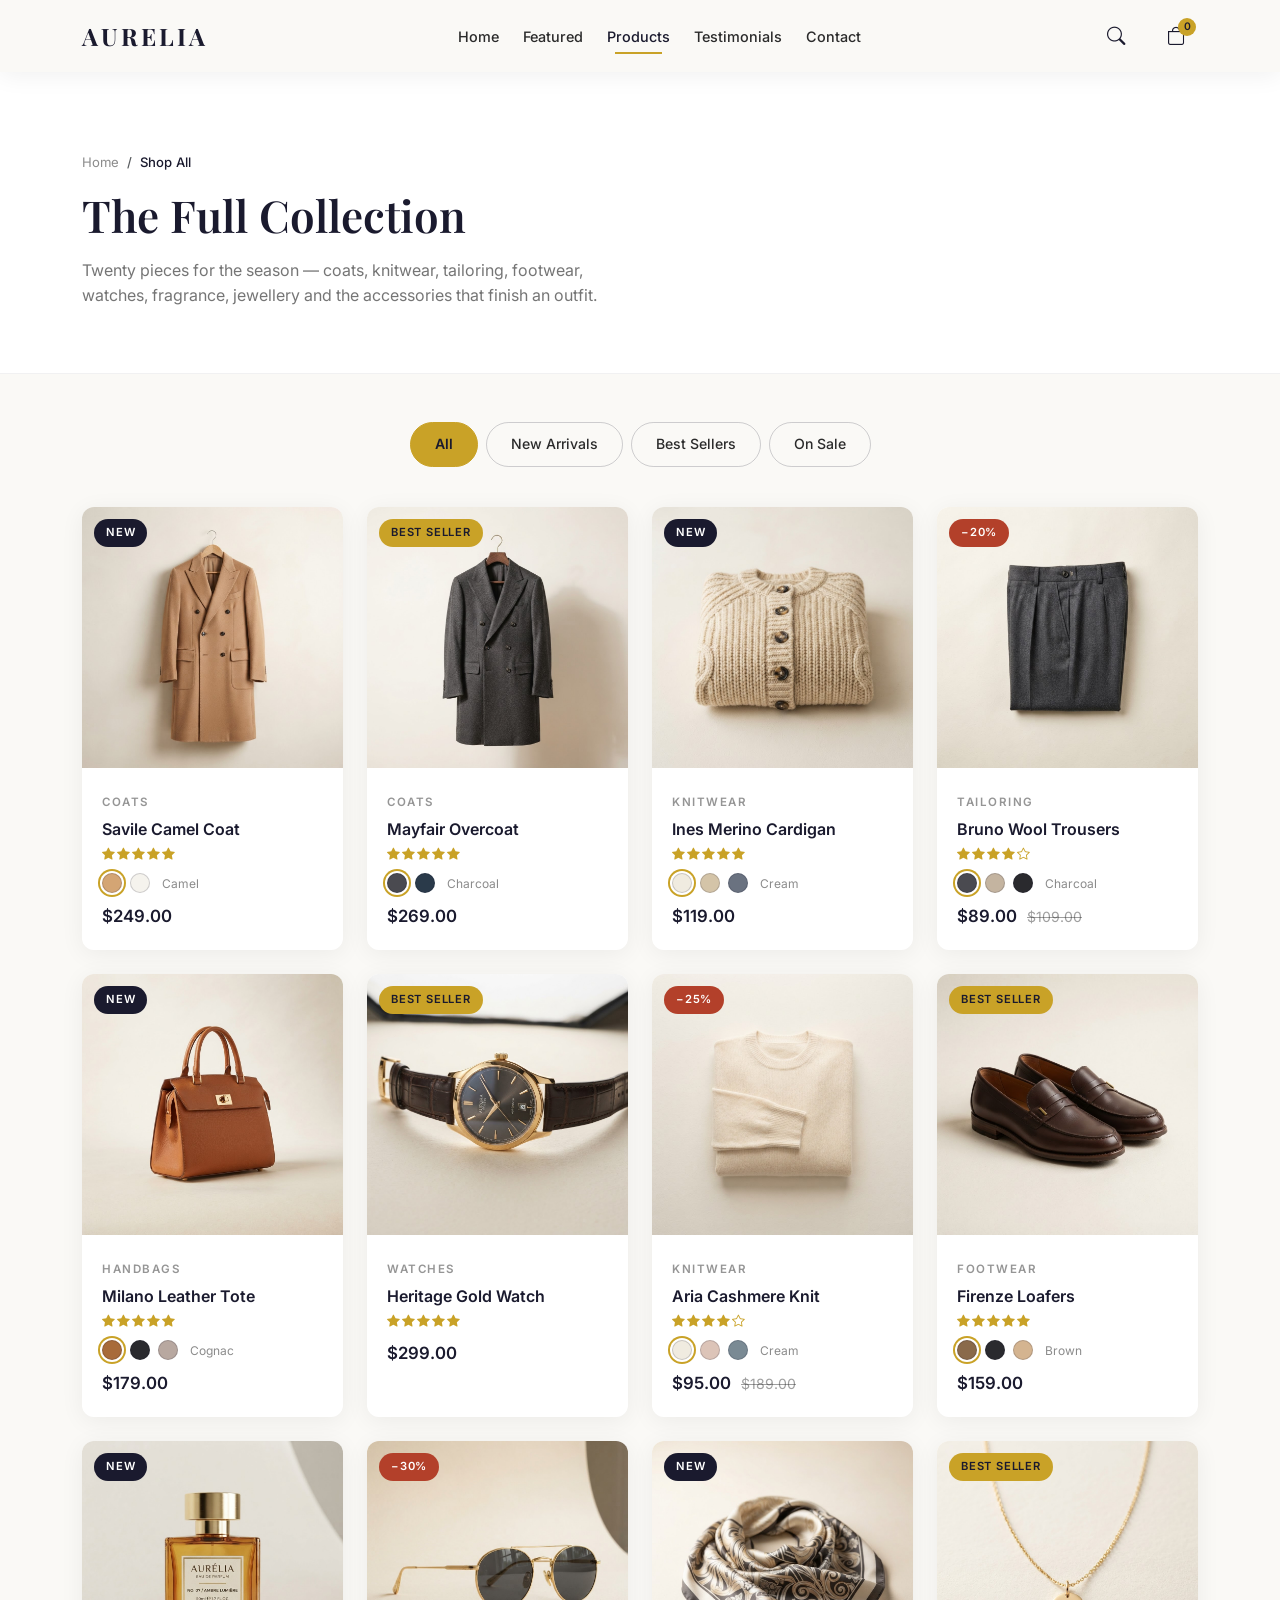
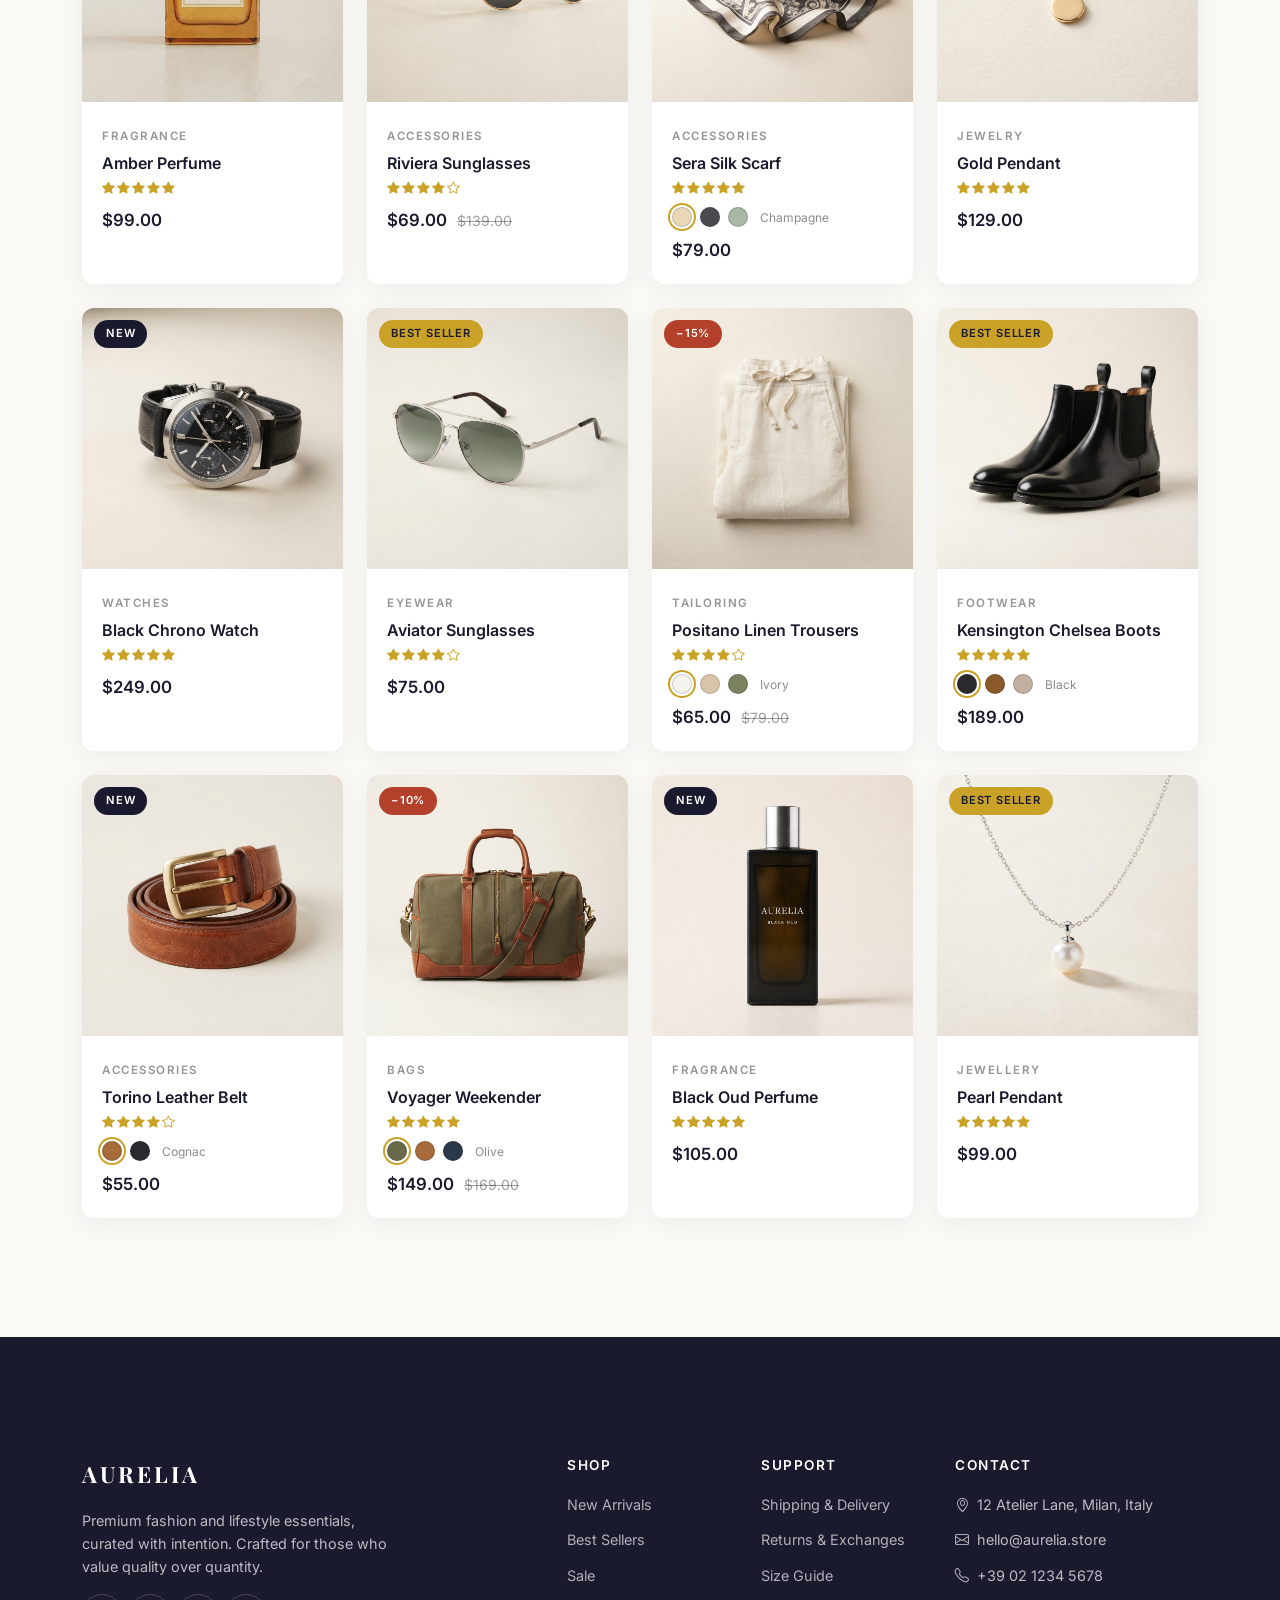
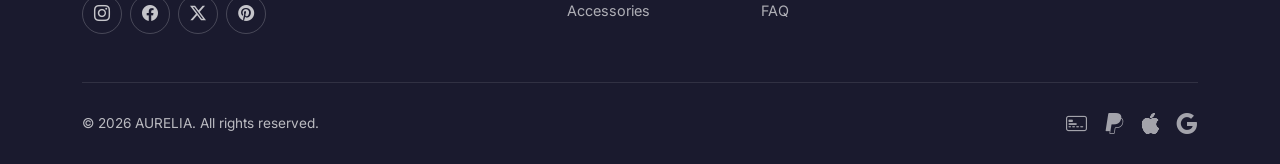
<file: public/shop.html>
<!DOCTYPE html>
<html lang="en">
<head>
  <meta charset="UTF-8" />
  <meta name="viewport" content="width=device-width, initial-scale=1.0" />
  <title>Shop All — AURELIA</title>
  <meta name="description" content="Browse the full AURELIA collection — coats, knitwear, tailoring, leather goods and accessories, crafted from natural fabrics." />

  <!-- Google Fonts -->
  <link rel="preconnect" href="https://fonts.googleapis.com" />
  <link rel="preconnect" href="https://fonts.gstatic.com" crossorigin />
  <link href="https://fonts.googleapis.com/css2?family=Playfair+Display:wght@500;600;700&family=Inter:wght@400;500;600&display=swap" rel="stylesheet" />

  <!-- Bootstrap 5.3 CSS -->
  <link href="https://cdn.jsdelivr.net/npm/bootstrap@5.3.3/dist/css/bootstrap.min.css" rel="stylesheet" />
  <!-- Bootstrap Icons -->
  <link href="https://cdn.jsdelivr.net/npm/bootstrap-icons@1.11.3/font/bootstrap-icons.min.css" rel="stylesheet" />

  <!-- Custom Styles -->
  <link rel="stylesheet" href="css/style.css" />
</head>
<body class="shop-page">

  <!-- ============ NAVBAR ============ -->
  <header>
    <nav id="mainNav" class="navbar navbar-expand-lg fixed-top" aria-label="Main navigation">
      <div class="container">
        <a class="navbar-brand" href="index.html">AURELIA</a>

        <button class="navbar-toggler custom-toggler" type="button" data-bs-toggle="collapse"
          data-bs-target="#navMenu" aria-controls="navMenu" aria-expanded="false" aria-label="Toggle navigation">
          <span class="toggler-bar"></span>
          <span class="toggler-bar"></span>
          <span class="toggler-bar"></span>
        </button>

        <div class="collapse navbar-collapse" id="navMenu">
          <ul class="navbar-nav mx-auto gap-lg-2">
            <li class="nav-item"><a class="nav-link" href="index.html">Home</a></li>
            <li class="nav-item"><a class="nav-link" href="index.html#shop">Featured</a></li>
            <li class="nav-item"><a class="nav-link active" href="shop.html" aria-current="page">Products</a></li>
            <li class="nav-item"><a class="nav-link" href="index.html#testimonials">Testimonials</a></li>
            <li class="nav-item"><a class="nav-link" href="index.html#contact">Contact</a></li>
          </ul>
          <div class="d-flex align-items-center gap-3 nav-actions">
            <button class="icon-btn search-icon-btn" type="button" aria-label="Search">
              <i class="bi bi-search" aria-hidden="true"></i>
            </button>
            <button class="icon-btn position-relative" type="button" aria-label="Open shopping cart"
              data-bs-toggle="offcanvas" data-bs-target="#cartDrawer" aria-controls="cartDrawer">
              <i class="bi bi-bag" aria-hidden="true"></i>
              <span id="cartBadge" class="cart-badge" aria-live="polite">0</span>
            </button>
          </div>
        </div>
      </div>
    </nav>
  </header>

  <main>
    <!-- ============ PAGE HEADER ============ -->
    <section class="page-header">
      <div class="container">
        <nav aria-label="Breadcrumb">
          <ol class="breadcrumb page-breadcrumb">
            <li class="breadcrumb-item"><a href="index.html">Home</a></li>
            <li class="breadcrumb-item active" aria-current="page">Shop All</li>
          </ol>
        </nav>
        <h1 class="section-title fade-up delay-1 text-balance">The Full Collection</h1>
        <p class="section-sub fade-up delay-2">Twenty pieces for the season — coats, knitwear, tailoring, footwear, watches, fragrance, jewellery and the accessories that finish an outfit.</p>
      </div>
    </section>

    <!-- ============ PRODUCTS ============ -->
    <section id="shop" class="pb-5">
      <div class="container">
        <!-- Filter buttons -->
        <div class="filter-bar d-flex flex-wrap justify-content-center gap-2" role="group" aria-label="Product category filters">
          <button class="filter-btn active" data-filter="all" type="button">All</button>
          <button class="filter-btn" data-filter="new" type="button">New Arrivals</button>
          <button class="filter-btn" data-filter="best" type="button">Best Sellers</button>
          <button class="filter-btn" data-filter="sale" type="button">On Sale</button>
        </div>

        <!-- Product grid -->
        <div id="productGrid" class="row g-4 mt-2">

          <div class="col-6 col-md-4 col-lg-3 product-col" data-category="new">
            <article class="product-card reveal">
              <div class="product-media">
                <span class="product-tag tag-new">New</span>
                <img src="assets/images/product-9.png" alt="Long tailored camel wool coat on a hanger" loading="lazy" />
                <button class="add-cart-btn" type="button" data-name="Savile Camel Coat" data-price="249.00" data-img="assets/images/product-9.png">
                  <i class="bi bi-bag-plus" aria-hidden="true"></i> Add to Cart
                </button>
              </div>
              <div class="product-body">
                <span class="product-cat">Coats</span>
                <h2 class="product-name">Savile Camel Coat</h2>
                <div class="product-rating" aria-label="Rated 5 out of 5 stars">
                  <i class="bi bi-star-fill"></i><i class="bi bi-star-fill"></i><i class="bi bi-star-fill"></i><i class="bi bi-star-fill"></i><i class="bi bi-star-fill"></i>
                </div>
                <p class="product-price">$249.00</p>
              </div>
            </article>
          </div>

          <div class="col-6 col-md-4 col-lg-3 product-col" data-category="best">
            <article class="product-card reveal">
              <div class="product-media">
                <span class="product-tag tag-best">Best Seller</span>
                <img src="assets/images/product-10.png" alt="Charcoal double-breasted wool overcoat on a hanger" loading="lazy" />
                <button class="add-cart-btn" type="button" data-name="Mayfair Overcoat" data-price="269.00" data-img="assets/images/product-10.png">
                  <i class="bi bi-bag-plus" aria-hidden="true"></i> Add to Cart
                </button>
              </div>
              <div class="product-body">
                <span class="product-cat">Coats</span>
                <h2 class="product-name">Mayfair Overcoat</h2>
                <div class="product-rating" aria-label="Rated 5 out of 5 stars">
                  <i class="bi bi-star-fill"></i><i class="bi bi-star-fill"></i><i class="bi bi-star-fill"></i><i class="bi bi-star-fill"></i><i class="bi bi-star-fill"></i>
                </div>
                <p class="product-price">$269.00</p>
              </div>
            </article>
          </div>

          <div class="col-6 col-md-4 col-lg-3 product-col" data-category="new">
            <article class="product-card reveal">
              <div class="product-media">
                <span class="product-tag tag-new">New</span>
                <img src="assets/images/product-11.png" alt="Cream chunky-knit merino cardigan folded" loading="lazy" />
                <button class="add-cart-btn" type="button" data-name="Ines Merino Cardigan" data-price="119.00" data-img="assets/images/product-11.png">
                  <i class="bi bi-bag-plus" aria-hidden="true"></i> Add to Cart
                </button>
              </div>
              <div class="product-body">
                <span class="product-cat">Knitwear</span>
                <h2 class="product-name">Ines Merino Cardigan</h2>
                <div class="product-rating" aria-label="Rated 5 out of 5 stars">
                  <i class="bi bi-star-fill"></i><i class="bi bi-star-fill"></i><i class="bi bi-star-fill"></i><i class="bi bi-star-fill"></i><i class="bi bi-star-fill"></i>
                </div>
                <p class="product-price">$119.00</p>
              </div>
            </article>
          </div>

          <div class="col-6 col-md-4 col-lg-3 product-col" data-category="sale">
            <article class="product-card reveal">
              <div class="product-media">
                <span class="product-tag tag-sale">−20%</span>
                <img src="assets/images/product-12.png" alt="Pleated charcoal wool tailored trousers folded" loading="lazy" />
                <button class="add-cart-btn" type="button" data-name="Bruno Wool Trousers" data-price="89.00" data-img="assets/images/product-12.png">
                  <i class="bi bi-bag-plus" aria-hidden="true"></i> Add to Cart
                </button>
              </div>
              <div class="product-body">
                <span class="product-cat">Tailoring</span>
                <h2 class="product-name">Bruno Wool Trousers</h2>
                <div class="product-rating" aria-label="Rated 4 out of 5 stars">
                  <i class="bi bi-star-fill"></i><i class="bi bi-star-fill"></i><i class="bi bi-star-fill"></i><i class="bi bi-star-fill"></i><i class="bi bi-star"></i>
                </div>
                <p class="product-price">$89.00 <s class="old-price">$109.00</s></p>
              </div>
            </article>
          </div>

          <div class="col-6 col-md-4 col-lg-3 product-col" data-category="new">
            <article class="product-card reveal">
              <div class="product-media">
                <span class="product-tag tag-new">New</span>
                <img src="assets/images/product-1.png" alt="Structured cognac leather handbag" loading="lazy" />
                <button class="add-cart-btn" type="button" data-name="Milano Leather Tote" data-price="179.00" data-img="assets/images/product-1.png">
                  <i class="bi bi-bag-plus" aria-hidden="true"></i> Add to Cart
                </button>
              </div>
              <div class="product-body">
                <span class="product-cat">Handbags</span>
                <h2 class="product-name">Milano Leather Tote</h2>
                <div class="product-rating" aria-label="Rated 5 out of 5 stars">
                  <i class="bi bi-star-fill"></i><i class="bi bi-star-fill"></i><i class="bi bi-star-fill"></i><i class="bi bi-star-fill"></i><i class="bi bi-star-fill"></i>
                </div>
                <p class="product-price">$179.00</p>
              </div>
            </article>
          </div>

          <div class="col-6 col-md-4 col-lg-3 product-col" data-category="best">
            <article class="product-card reveal">
              <div class="product-media">
                <span class="product-tag tag-best">Best Seller</span>
                <img src="assets/images/product-2.png" alt="Gold wristwatch with charcoal dial and leather strap" loading="lazy" />
                <button class="add-cart-btn" type="button" data-name="Heritage Gold Watch" data-price="299.00" data-img="assets/images/product-2.png">
                  <i class="bi bi-bag-plus" aria-hidden="true"></i> Add to Cart
                </button>
              </div>
              <div class="product-body">
                <span class="product-cat">Watches</span>
                <h2 class="product-name">Heritage Gold Watch</h2>
                <div class="product-rating" aria-label="Rated 5 out of 5 stars">
                  <i class="bi bi-star-fill"></i><i class="bi bi-star-fill"></i><i class="bi bi-star-fill"></i><i class="bi bi-star-fill"></i><i class="bi bi-star-fill"></i>
                </div>
                <p class="product-price">$299.00</p>
              </div>
            </article>
          </div>

          <div class="col-6 col-md-4 col-lg-3 product-col" data-category="sale">
            <article class="product-card reveal">
              <div class="product-media">
                <span class="product-tag tag-sale">−25%</span>
                <img src="assets/images/product-3.png" alt="Cream cashmere knit sweater folded" loading="lazy" />
                <button class="add-cart-btn" type="button" data-name="Aria Cashmere Knit" data-price="95.00" data-img="assets/images/product-3.png">
                  <i class="bi bi-bag-plus" aria-hidden="true"></i> Add to Cart
                </button>
              </div>
              <div class="product-body">
                <span class="product-cat">Knitwear</span>
                <h2 class="product-name">Aria Cashmere Knit</h2>
                <div class="product-rating" aria-label="Rated 4 out of 5 stars">
                  <i class="bi bi-star-fill"></i><i class="bi bi-star-fill"></i><i class="bi bi-star-fill"></i><i class="bi bi-star-fill"></i><i class="bi bi-star"></i>
                </div>
                <p class="product-price">$95.00 <s class="old-price">$189.00</s></p>
              </div>
            </article>
          </div>

          <div class="col-6 col-md-4 col-lg-3 product-col" data-category="best">
            <article class="product-card reveal">
              <div class="product-media">
                <span class="product-tag tag-best">Best Seller</span>
                <img src="assets/images/product-4.png" alt="Deep brown minimalist leather loafers" loading="lazy" />
                <button class="add-cart-btn" type="button" data-name="Firenze Loafers" data-price="159.00" data-img="assets/images/product-4.png">
                  <i class="bi bi-bag-plus" aria-hidden="true"></i> Add to Cart
                </button>
              </div>
              <div class="product-body">
                <span class="product-cat">Footwear</span>
                <h2 class="product-name">Firenze Loafers</h2>
                <div class="product-rating" aria-label="Rated 5 out of 5 stars">
                  <i class="bi bi-star-fill"></i><i class="bi bi-star-fill"></i><i class="bi bi-star-fill"></i><i class="bi bi-star-fill"></i><i class="bi bi-star-fill"></i>
                </div>
                <p class="product-price">$159.00</p>
              </div>
            </article>
          </div>

          <div class="col-6 col-md-4 col-lg-3 product-col" data-category="new">
            <article class="product-card reveal">
              <div class="product-media">
                <span class="product-tag tag-new">New</span>
                <img src="assets/images/product-5.png" alt="Amber glass perfume bottle with gold cap" loading="lazy" />
                <button class="add-cart-btn" type="button" data-name="Amber Perfume" data-price="99.00" data-img="assets/images/product-5.png">
                  <i class="bi bi-bag-plus" aria-hidden="true"></i> Add to Cart
                </button>
              </div>
              <div class="product-body">
                <span class="product-cat">Fragrance</span>
                <h2 class="product-name">Amber Perfume</h2>
                <div class="product-rating" aria-label="Rated 5 out of 5 stars">
                  <i class="bi bi-star-fill"></i><i class="bi bi-star-fill"></i><i class="bi bi-star-fill"></i><i class="bi bi-star-fill"></i><i class="bi bi-star-fill"></i>
                </div>
                <p class="product-price">$99.00</p>
              </div>
            </article>
          </div>

          <div class="col-6 col-md-4 col-lg-3 product-col" data-category="sale">
            <article class="product-card reveal">
              <div class="product-media">
                <span class="product-tag tag-sale">−30%</span>
                <img src="assets/images/product-6.png" alt="Gold-rimmed round sunglasses with dark lenses" loading="lazy" />
                <button class="add-cart-btn" type="button" data-name="Riviera Sunglasses" data-price="69.00" data-img="assets/images/product-6.png">
                  <i class="bi bi-bag-plus" aria-hidden="true"></i> Add to Cart
                </button>
              </div>
              <div class="product-body">
                <span class="product-cat">Accessories</span>
                <h2 class="product-name">Riviera Sunglasses</h2>
                <div class="product-rating" aria-label="Rated 4 out of 5 stars">
                  <i class="bi bi-star-fill"></i><i class="bi bi-star-fill"></i><i class="bi bi-star-fill"></i><i class="bi bi-star-fill"></i><i class="bi bi-star"></i>
                </div>
                <p class="product-price">$69.00 <s class="old-price">$139.00</s></p>
              </div>
            </article>
          </div>

          <div class="col-6 col-md-4 col-lg-3 product-col" data-category="new">
            <article class="product-card reveal">
              <div class="product-media">
                <span class="product-tag tag-new">New</span>
                <img src="assets/images/product-7.png" alt="Champagne and charcoal patterned silk scarf" loading="lazy" />
                <button class="add-cart-btn" type="button" data-name="Sera Silk Scarf" data-price="79.00" data-img="assets/images/product-7.png">
                  <i class="bi bi-bag-plus" aria-hidden="true"></i> Add to Cart
                </button>
              </div>
              <div class="product-body">
                <span class="product-cat">Accessories</span>
                <h2 class="product-name">Sera Silk Scarf</h2>
                <div class="product-rating" aria-label="Rated 5 out of 5 stars">
                  <i class="bi bi-star-fill"></i><i class="bi bi-star-fill"></i><i class="bi bi-star-fill"></i><i class="bi bi-star-fill"></i><i class="bi bi-star-fill"></i>
                </div>
                <p class="product-price">$79.00</p>
              </div>
            </article>
          </div>

          <div class="col-6 col-md-4 col-lg-3 product-col" data-category="best">
            <article class="product-card reveal">
              <div class="product-media">
                <span class="product-tag tag-best">Best Seller</span>
                <img src="assets/images/product-8.png" alt="Minimalist gold pendant necklace" loading="lazy" />
                <button class="add-cart-btn" type="button" data-name="Gold Pendant" data-price="129.00" data-img="assets/images/product-8.png">
                  <i class="bi bi-bag-plus" aria-hidden="true"></i> Add to Cart
                </button>
              </div>
              <div class="product-body">
                <span class="product-cat">Jewelry</span>
                <h2 class="product-name">Gold Pendant</h2>
                <div class="product-rating" aria-label="Rated 5 out of 5 stars">
                  <i class="bi bi-star-fill"></i><i class="bi bi-star-fill"></i><i class="bi bi-star-fill"></i><i class="bi bi-star-fill"></i><i class="bi bi-star-fill"></i>
                </div>
                <p class="product-price">$129.00</p>
              </div>
            </article>
          </div>

          <div class="col-6 col-md-4 col-lg-3 product-col" data-category="new">
            <article class="product-card reveal">
              <div class="product-media">
                <span class="product-tag tag-new">New</span>
                <img src="assets/images/product-13.png" alt="Black chronograph wristwatch with leather strap" loading="lazy" />
                <button class="add-cart-btn" type="button" data-name="Black Chrono Watch" data-price="249.00" data-img="assets/images/product-13.png">
                  <i class="bi bi-bag-plus" aria-hidden="true"></i> Add to Cart
                </button>
              </div>
              <div class="product-body">
                <span class="product-cat">Watches</span>
                <h2 class="product-name">Black Chrono Watch</h2>
                <div class="product-rating" aria-label="Rated 5 out of 5 stars">
                  <i class="bi bi-star-fill"></i><i class="bi bi-star-fill"></i><i class="bi bi-star-fill"></i><i class="bi bi-star-fill"></i><i class="bi bi-star-fill"></i>
                </div>
                <p class="product-price">$249.00</p>
              </div>
            </article>
          </div>

          <div class="col-6 col-md-4 col-lg-3 product-col" data-category="best">
            <article class="product-card reveal">
              <div class="product-media">
                <span class="product-tag tag-best">Best Seller</span>
                <img src="assets/images/product-14.png" alt="Silver aviator sunglasses with gradient lenses" loading="lazy" />
                <button class="add-cart-btn" type="button" data-name="Aviator Sunglasses" data-price="75.00" data-img="assets/images/product-14.png">
                  <i class="bi bi-bag-plus" aria-hidden="true"></i> Add to Cart
                </button>
              </div>
              <div class="product-body">
                <span class="product-cat">Eyewear</span>
                <h2 class="product-name">Aviator Sunglasses</h2>
                <div class="product-rating" aria-label="Rated 4 out of 5 stars">
                  <i class="bi bi-star-fill"></i><i class="bi bi-star-fill"></i><i class="bi bi-star-fill"></i><i class="bi bi-star-fill"></i><i class="bi bi-star"></i>
                </div>
                <p class="product-price">$75.00</p>
              </div>
            </article>
          </div>

          <div class="col-6 col-md-4 col-lg-3 product-col" data-category="sale">
            <article class="product-card reveal">
              <div class="product-media">
                <span class="product-tag tag-sale">−15%</span>
                <img src="assets/images/product-15.png" alt="Ivory linen drawstring trousers folded" loading="lazy" />
                <button class="add-cart-btn" type="button" data-name="Positano Linen Trousers" data-price="65.00" data-img="assets/images/product-15.png">
                  <i class="bi bi-bag-plus" aria-hidden="true"></i> Add to Cart
                </button>
              </div>
              <div class="product-body">
                <span class="product-cat">Tailoring</span>
                <h2 class="product-name">Positano Linen Trousers</h2>
                <div class="product-rating" aria-label="Rated 4 out of 5 stars">
                  <i class="bi bi-star-fill"></i><i class="bi bi-star-fill"></i><i class="bi bi-star-fill"></i><i class="bi bi-star-fill"></i><i class="bi bi-star"></i>
                </div>
                <p class="product-price">$65.00 <s class="old-price">$79.00</s></p>
              </div>
            </article>
          </div>

          <div class="col-6 col-md-4 col-lg-3 product-col" data-category="best">
            <article class="product-card reveal">
              <div class="product-media">
                <span class="product-tag tag-best">Best Seller</span>
                <img src="assets/images/product-16.png" alt="Black polished leather chelsea boots" loading="lazy" />
                <button class="add-cart-btn" type="button" data-name="Kensington Chelsea Boots" data-price="189.00" data-img="assets/images/product-16.png">
                  <i class="bi bi-bag-plus" aria-hidden="true"></i> Add to Cart
                </button>
              </div>
              <div class="product-body">
                <span class="product-cat">Footwear</span>
                <h2 class="product-name">Kensington Chelsea Boots</h2>
                <div class="product-rating" aria-label="Rated 5 out of 5 stars">
                  <i class="bi bi-star-fill"></i><i class="bi bi-star-fill"></i><i class="bi bi-star-fill"></i><i class="bi bi-star-fill"></i><i class="bi bi-star-fill"></i>
                </div>
                <p class="product-price">$189.00</p>
              </div>
            </article>
          </div>

          <div class="col-6 col-md-4 col-lg-3 product-col" data-category="new">
            <article class="product-card reveal">
              <div class="product-media">
                <span class="product-tag tag-new">New</span>
                <img src="assets/images/product-17.png" alt="Coiled cognac leather belt with brass buckle" loading="lazy" />
                <button class="add-cart-btn" type="button" data-name="Torino Leather Belt" data-price="55.00" data-img="assets/images/product-17.png">
                  <i class="bi bi-bag-plus" aria-hidden="true"></i> Add to Cart
                </button>
              </div>
              <div class="product-body">
                <span class="product-cat">Accessories</span>
                <h2 class="product-name">Torino Leather Belt</h2>
                <div class="product-rating" aria-label="Rated 4 out of 5 stars">
                  <i class="bi bi-star-fill"></i><i class="bi bi-star-fill"></i><i class="bi bi-star-fill"></i><i class="bi bi-star-fill"></i><i class="bi bi-star"></i>
                </div>
                <p class="product-price">$55.00</p>
              </div>
            </article>
          </div>

          <div class="col-6 col-md-4 col-lg-3 product-col" data-category="sale">
            <article class="product-card reveal">
              <div class="product-media">
                <span class="product-tag tag-sale">−10%</span>
                <img src="assets/images/product-18.png" alt="Olive canvas weekender bag with leather trim" loading="lazy" />
                <button class="add-cart-btn" type="button" data-name="Voyager Weekender" data-price="149.00" data-img="assets/images/product-18.png">
                  <i class="bi bi-bag-plus" aria-hidden="true"></i> Add to Cart
                </button>
              </div>
              <div class="product-body">
                <span class="product-cat">Bags</span>
                <h2 class="product-name">Voyager Weekender</h2>
                <div class="product-rating" aria-label="Rated 5 out of 5 stars">
                  <i class="bi bi-star-fill"></i><i class="bi bi-star-fill"></i><i class="bi bi-star-fill"></i><i class="bi bi-star-fill"></i><i class="bi bi-star-fill"></i>
                </div>
                <p class="product-price">$149.00 <s class="old-price">$169.00</s></p>
              </div>
            </article>
          </div>

          <div class="col-6 col-md-4 col-lg-3 product-col" data-category="new">
            <article class="product-card reveal">
              <div class="product-media">
                <span class="product-tag tag-new">New</span>
                <img src="assets/images/product-19.png" alt="Matte black perfume bottle with silver cap" loading="lazy" />
                <button class="add-cart-btn" type="button" data-name="Black Oud Perfume" data-price="105.00" data-img="assets/images/product-19.png">
                  <i class="bi bi-bag-plus" aria-hidden="true"></i> Add to Cart
                </button>
              </div>
              <div class="product-body">
                <span class="product-cat">Fragrance</span>
                <h2 class="product-name">Black Oud Perfume</h2>
                <div class="product-rating" aria-label="Rated 5 out of 5 stars">
                  <i class="bi bi-star-fill"></i><i class="bi bi-star-fill"></i><i class="bi bi-star-fill"></i><i class="bi bi-star-fill"></i><i class="bi bi-star-fill"></i>
                </div>
                <p class="product-price">$105.00</p>
              </div>
            </article>
          </div>

          <div class="col-6 col-md-4 col-lg-3 product-col" data-category="best">
            <article class="product-card reveal">
              <div class="product-media">
                <span class="product-tag tag-best">Best Seller</span>
                <img src="assets/images/product-20.png" alt="Silver chain necklace with a single pearl pendant" loading="lazy" />
                <button class="add-cart-btn" type="button" data-name="Pearl Pendant" data-price="99.00" data-img="assets/images/product-20.png">
                  <i class="bi bi-bag-plus" aria-hidden="true"></i> Add to Cart
                </button>
              </div>
              <div class="product-body">
                <span class="product-cat">Jewellery</span>
                <h2 class="product-name">Pearl Pendant</h2>
                <div class="product-rating" aria-label="Rated 5 out of 5 stars">
                  <i class="bi bi-star-fill"></i><i class="bi bi-star-fill"></i><i class="bi bi-star-fill"></i><i class="bi bi-star-fill"></i><i class="bi bi-star-fill"></i>
                </div>
                <p class="product-price">$99.00</p>
              </div>
            </article>
          </div>

        </div>

        <div class="text-center mt-5 mb-4 reveal">
          <a href="index.html" class="btn btn-outline-dark-custom btn-sm">
            <i class="bi bi-arrow-left me-1" aria-hidden="true"></i> Back to Home
          </a>
        </div>
      </div>
    </section>
  </main>

  <!-- ============ FOOTER ============ -->
  <footer class="site-footer">
    <div class="container">
      <div class="row g-5 footer-main">
        <div class="col-12 col-md-6 col-lg-4">
          <a class="footer-brand" href="index.html">AURELIA</a>
          <p class="footer-about">Premium fashion and lifestyle essentials, curated with intention. Crafted for those who value quality over quantity.</p>
          <div class="d-flex gap-2 mt-3">
            <a href="#" class="social-btn" aria-label="Instagram"><i class="bi bi-instagram" aria-hidden="true"></i></a>
            <a href="#" class="social-btn" aria-label="Facebook"><i class="bi bi-facebook" aria-hidden="true"></i></a>
            <a href="#" class="social-btn" aria-label="Twitter / X"><i class="bi bi-twitter-x" aria-hidden="true"></i></a>
            <a href="#" class="social-btn" aria-label="Pinterest"><i class="bi bi-pinterest" aria-hidden="true"></i></a>
          </div>
        </div>
        <div class="col-6 col-md-3 col-lg-2 offset-lg-1">
          <h3 class="footer-head">Shop</h3>
          <ul class="footer-links">
            <li><a href="shop.html">New Arrivals</a></li>
            <li><a href="shop.html">Best Sellers</a></li>
            <li><a href="index.html#collections">Sale</a></li>
            <li><a href="shop.html">Accessories</a></li>
          </ul>
        </div>
        <div class="col-6 col-md-3 col-lg-2">
          <h3 class="footer-head">Support</h3>
          <ul class="footer-links">
            <li><a href="#">Shipping &amp; Delivery</a></li>
            <li><a href="#">Returns &amp; Exchanges</a></li>
            <li><a href="#">Size Guide</a></li>
            <li><a href="#">FAQ</a></li>
          </ul>
        </div>
        <div class="col-12 col-md-6 col-lg-3">
          <h3 class="footer-head">Contact</h3>
          <ul class="footer-links">
            <li><i class="bi bi-geo-alt me-2" aria-hidden="true"></i>12 Atelier Lane, Milan, Italy</li>
            <li><i class="bi bi-envelope me-2" aria-hidden="true"></i>hello@aurelia.store</li>
            <li><i class="bi bi-telephone me-2" aria-hidden="true"></i>+39 02 1234 5678</li>
          </ul>
        </div>
      </div>
      <div class="footer-bottom d-flex flex-column flex-md-row justify-content-between align-items-center gap-3">
        <p class="mb-0">&copy; 2026 AURELIA. All rights reserved.</p>
        <div class="d-flex gap-3 payment-icons" aria-label="Accepted payment methods">
          <i class="bi bi-credit-card-2-front" role="img" aria-label="Credit card"></i>
          <i class="bi bi-paypal" role="img" aria-label="PayPal"></i>
          <i class="bi bi-apple" role="img" aria-label="Apple Pay"></i>
          <i class="bi bi-google" role="img" aria-label="Google Pay"></i>
        </div>
      </div>
    </div>
  </footer>

  <!-- Back to top -->
  <button id="backToTop" class="back-to-top" type="button" aria-label="Back to top">
    <i class="bi bi-arrow-up" aria-hidden="true"></i>
  </button>

  <!-- ============ CART DRAWER (OFFCANVAS) ============ -->
  <aside class="offcanvas offcanvas-end cart-drawer" tabindex="-1" id="cartDrawer" aria-labelledby="cartDrawerLabel">
    <div class="offcanvas-header cart-drawer-head">
      <h2 class="offcanvas-title" id="cartDrawerLabel">
        <i class="bi bi-bag me-2" aria-hidden="true"></i>Your Cart
        <span id="cartDrawerCount" class="cart-drawer-count">0 items</span>
      </h2>
      <button type="button" class="btn-close" data-bs-dismiss="offcanvas" aria-label="Close cart"></button>
    </div>
    <div class="offcanvas-body d-flex flex-column">
      <!-- Empty state -->
      <div id="cartEmpty" class="cart-empty text-center my-auto">
        <i class="bi bi-bag-x" aria-hidden="true"></i>
        <p class="cart-empty-title">Your cart is empty</p>
        <p class="cart-empty-sub">Browse the collection and find something you love.</p>
        <button type="button" class="btn btn-gold" data-bs-dismiss="offcanvas">Continue Shopping</button>
      </div>
      <!-- Items (rendered by JS) -->
      <ul id="cartItems" class="cart-items list-unstyled" aria-live="polite"></ul>
      <!-- Summary -->
      <div id="cartSummary" class="cart-summary mt-auto d-none">
        <div class="d-flex justify-content-between cart-line">
          <span>Subtotal</span>
          <strong id="cartSubtotal">$0.00</strong>
        </div>
        <div class="d-flex justify-content-between cart-line">
          <span>Shipping</span>
          <span id="cartShipping" class="text-gold">Free</span>
        </div>
        <div class="d-flex justify-content-between cart-line cart-total">
          <span>Total</span>
          <strong id="cartTotal">$0.00</strong>
        </div>
        <button type="button" class="btn btn-gold w-100 mt-3" id="checkoutBtn">
          Proceed to Checkout <i class="bi bi-arrow-right ms-1" aria-hidden="true"></i>
        </button>
        <p class="cart-note text-center mb-0"><i class="bi bi-shield-check me-1" aria-hidden="true"></i>Secure checkout · Free returns within 30 days</p>
      </div>
    </div>
  </aside>

  <!-- Toast container -->
  <div class="toast-container position-fixed bottom-0 end-0 p-3">
    <div id="cartToast" class="toast align-items-center cart-toast" role="alert" aria-live="assertive" aria-atomic="true">
      <div class="d-flex">
        <div class="toast-body">
          <i class="bi bi-check-circle-fill text-gold me-2" aria-hidden="true"></i>
          <span id="toastMessage">Added to cart</span>
        </div>
        <button type="button" class="btn-close btn-close-white me-2 m-auto" data-bs-dismiss="toast" aria-label="Close"></button>
      </div>
    </div>
  </div>

  <!-- Bootstrap 5.3 JS Bundle -->
  <script src="https://cdn.jsdelivr.net/npm/bootstrap@5.3.3/dist/js/bootstrap.bundle.min.js"></script>
  <!-- Custom JS -->
  <script src="js/script.js"></script>
</body>
</html>
</file>
<file: public/css/style.css>
/* ============================================================
   AURELIA — Premium E-Commerce Landing Page
   Design system: 5 colors, 2 fonts, 8px spacing scale
   ============================================================ */

:root {
  --color-primary: #1a1a2e;   /* deep charcoal navy */
  --color-accent: #c9a227;    /* refined gold */
  --color-bg: #faf9f6;        /* warm off-white */
  --color-surface: #ffffff;   /* cards */
  --color-text: #2b2b2b;      /* body text */

  --font-heading: "Playfair Display", Georgia, serif;
  --font-body: "Inter", -apple-system, sans-serif;

  --radius: 12px;
  --shadow-soft: 0 4px 24px rgba(0, 0, 0, 0.06);
  --shadow-lift: 0 12px 40px rgba(26, 26, 46, 0.12);
  --transition: 0.3s ease;
  --section-pad: 96px;
}

/* ---------- Base ---------- */
* { box-sizing: border-box; }

html { scroll-behavior: smooth; scroll-padding-top: 88px; }

body {
  font-family: var(--font-body);
  font-size: 16px;
  line-height: 1.6;
  color: var(--color-text);
  background-color: var(--color-bg);
  overflow-x: hidden;
}

h1, h2, h3, .navbar-brand, .footer-brand {
  font-family: var(--font-heading);
  color: var(--color-primary);
}

.text-gold { color: var(--color-accent); }
.shadow-soft { box-shadow: var(--shadow-soft); }
.section-pad { padding: var(--section-pad) 0; }

.text-balance { text-wrap: balance; }

/* Visible focus states for accessibility */
a:focus-visible,
button:focus-visible,
input:focus-visible {
  outline: 2px solid var(--color-accent);
  outline-offset: 2px;
}

/* ---------- Buttons ---------- */
.btn-gold {
  background-color: var(--color-accent);
  color: var(--color-primary);
  font-weight: 600;
  border: 1px solid var(--color-accent);
  border-radius: var(--radius);
  padding: 12px 32px;
  min-height: 44px;
  transition: all var(--transition);
}
.btn-gold:hover, .btn-gold:focus {
  background-color: var(--color-primary);
  border-color: var(--color-primary);
  color: var(--color-surface);
  transform: translateY(-2px);
  box-shadow: var(--shadow-lift);
}

.btn-outline-dark-custom {
  background: transparent;
  color: var(--color-primary);
  font-weight: 500;
  border: 1px solid rgba(26, 26, 46, 0.35);
  border-radius: var(--radius);
  padding: 12px 32px;
  min-height: 44px;
  transition: all var(--transition);
}
.btn-outline-dark-custom:hover {
  border-color: var(--color-primary);
  background-color: var(--color-primary);
  color: var(--color-surface);
}

/* ---------- Navbar ---------- */
.navbar {
  padding: 20px 0;
  background: transparent;
  transition: all var(--transition);
}
.navbar.scrolled {
  background: rgba(250, 249, 246, 0.92);
  backdrop-filter: blur(12px);
  box-shadow: var(--shadow-soft);
  padding: 12px 0;
}
.navbar-brand {
  font-size: 1.5rem;
  font-weight: 700;
  letter-spacing: 3px;
  color: var(--color-primary);
}
.navbar .nav-link {
  color: var(--color-text);
  font-weight: 500;
  font-size: 0.9rem;
  padding: 8px 16px;
  position: relative;
  transition: color var(--transition);
}
.navbar .nav-link::after {
  content: "";
  position: absolute;
  left: 16px;
  right: 16px;
  bottom: 2px;
  height: 2px;
  background: var(--color-accent);
  transform: scaleX(0);
  transform-origin: left;
  transition: transform var(--transition);
}
.navbar .nav-link:hover::after,
.navbar .nav-link.active::after { transform: scaleX(1); }
.navbar .nav-link:hover, .navbar .nav-link.active { color: var(--color-primary); }

.icon-btn {
  background: none;
  border: none;
  color: var(--color-primary);
  font-size: 1.15rem;
  width: 44px;
  height: 44px;
  display: inline-flex;
  align-items: center;
  justify-content: center;
  border-radius: 50%;
  transition: background var(--transition);
}
.icon-btn:hover { background: rgba(201, 162, 39, 0.15); }

.nav-search-wrapper {
  display: none;
  position: absolute;
  top: calc(100% + 8px);
  right: 0;
  z-index: 1050;
  width: min(320px, calc(100vw - 32px));
  padding: 10px;
  background: var(--color-surface);
  border: 1px solid rgba(26, 26, 46, 0.12);
  border-radius: 8px;
  box-shadow: var(--shadow-soft);
}
.nav-search-wrapper.is-open { display: block; }
.nav-search-input {
  width: 100%;
  min-height: 38px;
  border-radius: 6px;
  font-size: 0.9rem;
}
.nav-search-results {
  max-height: 300px;
  overflow-y: auto;
  margin-top: 8px;
}

.cart-badge {
  position: absolute;
  top: 4px;
  right: 2px;
  background: var(--color-accent);
  color: var(--color-primary);
  font-size: 0.65rem;
  font-weight: 600;
  min-width: 18px;
  height: 18px;
  border-radius: 9px;
  display: flex;
  align-items: center;
  justify-content: center;
  padding: 0 4px;
}
.cart-badge.bounce { animation: badgeBounce 0.5s ease; }

@keyframes badgeBounce {
  0%, 100% { transform: scale(1); }
  40% { transform: scale(1.5); }
  70% { transform: scale(0.9); }
}

/* Custom hamburger */
.custom-toggler {
  border: none;
  display: flex;
  flex-direction: column;
  gap: 5px;
  padding: 10px;
}
.custom-toggler .toggler-bar {
  width: 24px;
  height: 2px;
  background: var(--color-primary);
  transition: all var(--transition);
  display: block;
}
.custom-toggler[aria-expanded="true"] .toggler-bar:nth-child(1) { transform: translateY(7px) rotate(45deg); }
.custom-toggler[aria-expanded="true"] .toggler-bar:nth-child(2) { opacity: 0; }
.custom-toggler[aria-expanded="true"] .toggler-bar:nth-child(3) { transform: translateY(-7px) rotate(-45deg); }

/* ---------- Hero: split editorial banner with fixed image panel ---------- */
.hero {
  position: relative;
  min-height: min(88vh, 780px);
  padding-top: 140px;
  padding-bottom: 72px;
  overflow: hidden;
  background: var(--color-bg);
}
/* Right image panel. The panel is near-square/portrait, so a square
   campaign photo loses only its side margins — the subject stays fully
   in frame (head to knees) at EVERY viewport width. */
.hero-media {
  position: absolute;
  top: 0;
  right: 0;
  bottom: 0;
  width: 46%;
}
.hero-media-img {
  width: 100%;
  height: 100%;
  object-fit: cover;
  object-position: center top;
}
/* Feather the panel's left edge into the page background so the image
   reads as part of the layout, not a pasted rectangle */
.hero-media::after {
  content: "";
  position: absolute;
  inset: 0;
  background: linear-gradient(
    90deg,
    var(--color-bg) 0%,
    rgba(250, 249, 246, 0) 25%
  );
  pointer-events: none;
}
/* Keep both CTAs on one line inside the text column */
.hero .btn-lg {
  padding: 12px 24px;
  font-size: 1rem;
}
.hero-eyebrow {
  color: var(--color-accent);
  font-weight: 600;
  font-size: 0.85rem;
  letter-spacing: 2.5px;
  text-transform: uppercase;
  margin-bottom: 16px;
}
.hero-title {
  font-size: clamp(2.5rem, 5vw, 4.25rem);
  font-weight: 600;
  line-height: 1.12;
  margin-bottom: 24px;
}
.hero-title em { color: var(--color-accent); font-style: italic; }
.hero-sub {
  font-size: 1.1rem;
  color: rgba(43, 43, 43, 0.75);
  max-width: 480px;
  margin-bottom: 32px;
}

.hero-stats .stat-number {
  display: block;
  font-family: var(--font-heading);
  font-size: 1.75rem;
  font-weight: 700;
  color: var(--color-primary);
}
.hero-stats .stat-label {
  font-size: 0.8rem;
  color: rgba(43, 43, 43, 0.6);
  letter-spacing: 0.5px;
}

/* Entrance animations */
.fade-up {
  opacity: 0;
  transform: translateY(28px);
  animation: fadeUp 0.8s ease forwards;
}
.delay-1 { animation-delay: 0.1s; }
.delay-2 { animation-delay: 0.25s; }
.delay-3 { animation-delay: 0.4s; }
.delay-4 { animation-delay: 0.55s; }
.delay-5 { animation-delay: 0.7s; }

@keyframes fadeUp {
  to { opacity: 1; transform: translateY(0); }
}

/* ---------- Shop page header ---------- */
.page-header {
  padding: 152px 0 48px;
  background: var(--color-surface);
  border-bottom: 1px solid rgba(26, 26, 46, 0.06);
  margin-bottom: 48px;
}
.page-breadcrumb {
  font-size: 0.82rem;
  margin-bottom: 16px;
}
.page-breadcrumb a {
  color: rgba(43, 43, 43, 0.55);
  text-decoration: none;
  transition: color var(--transition);
}
.page-breadcrumb a:hover { color: var(--color-accent); }
.page-breadcrumb .active { color: var(--color-primary); font-weight: 500; }

/* Shop page navbar sits on a light header, keep it solid */
.shop-page .navbar {
  background: rgba(250, 249, 246, 0.92);
  backdrop-filter: blur(12px);
  box-shadow: var(--shadow-soft);
  padding: 12px 0;
}

/* ---------- Features strip ---------- */
.features-strip {
  background: var(--color-surface);
  padding: 48px 0;
  border-top: 1px solid rgba(26, 26, 46, 0.06);
  border-bottom: 1px solid rgba(26, 26, 46, 0.06);
}
.feature-item {
  display: flex;
  align-items: flex-start;
  gap: 16px;
}
.feature-item i {
  font-size: 1.6rem;
  color: var(--color-accent);
  flex-shrink: 0;
}
.feature-item h3 {
  font-family: var(--font-body);
  font-size: 0.95rem;
  font-weight: 600;
  margin-bottom: 2px;
}
.feature-item p {
  font-size: 0.82rem;
  color: rgba(43, 43, 43, 0.6);
  margin: 0;
}

/* ---------- Section headings ---------- */
.section-head { margin-bottom: 48px; }
.section-eyebrow {
  color: var(--color-accent);
  font-weight: 600;
  font-size: 0.8rem;
  letter-spacing: 2.5px;
  text-transform: uppercase;
  margin-bottom: 8px;
}
.section-title {
  font-size: clamp(1.9rem, 3.5vw, 2.75rem);
  font-weight: 600;
  margin-bottom: 16px;
}
.section-sub {
  color: rgba(43, 43, 43, 0.65);
  max-width: 540px;
}

/* ---------- Filter bar ---------- */
.filter-bar { margin-bottom: 16px; }
.filter-btn {
  background: transparent;
  border: 1px solid rgba(26, 26, 46, 0.2);
  color: var(--color-text);
  font-size: 0.88rem;
  font-weight: 500;
  padding: 10px 24px;
  min-height: 44px;
  border-radius: 999px;
  transition: all var(--transition);
}
.filter-btn:hover {
  border-color: var(--color-accent);
  color: var(--color-accent);
}
.filter-btn.active {
  background: var(--color-accent);
  border-color: var(--color-accent);
  color: var(--color-primary);
  font-weight: 600;
}

/* ---------- Product cards ---------- */
.product-col { transition: opacity 0.35s ease, transform 0.35s ease; }
.product-col.filtering-out {
  opacity: 0;
  transform: scale(0.92);
  pointer-events: none;
}
.product-col.d-none-filtered { display: none; }

.product-card {
  background: var(--color-surface);
  border-radius: var(--radius);
  overflow: hidden;
  box-shadow: var(--shadow-soft);
  transition: transform 0.4s cubic-bezier(0.22, 1, 0.36, 1), box-shadow 0.4s ease;
  height: 100%;
  will-change: transform;
  transform-style: preserve-3d;
}
.product-card:hover {
  transform: translateY(-8px);
  box-shadow: var(--shadow-lift);
}
/* Subtle 3D tilt driven by JS cursor tracking (desktop only) */
.product-card.tilting {
  transform:
    translateY(-8px)
    perspective(800px)
    rotateX(var(--tilt-x, 0deg))
    rotateY(var(--tilt-y, 0deg))
    scale(1.02);
  transition: box-shadow 0.4s ease;
}

.product-media {
  position: relative;
  overflow: hidden;
  aspect-ratio: 1 / 1;
  background: #f2f0ea;
}
.product-media img {
  width: 100%;
  height: 100%;
  object-fit: cover;
  transition: transform 0.5s ease;
}
.product-card:hover .product-media img { transform: scale(1.07); }

.product-tag {
  position: absolute;
  top: 12px;
  left: 12px;
  z-index: 2;
  font-size: 0.7rem;
  font-weight: 600;
  letter-spacing: 0.8px;
  text-transform: uppercase;
  padding: 5px 12px;
  border-radius: 999px;
}
.tag-new { background: var(--color-primary); color: var(--color-surface); }
.tag-best { background: var(--color-accent); color: var(--color-primary); }
.tag-sale { background: #b3402a; color: var(--color-surface); }

.add-cart-btn {
  position: absolute;
  left: 12px;
  right: 12px;
  bottom: 12px;
  z-index: 2;
  background: var(--color-primary);
  color: var(--color-surface);
  border: none;
  border-radius: var(--radius);
  font-size: 0.85rem;
  font-weight: 600;
  padding: 12px;
  min-height: 44px;
  display: flex;
  align-items: center;
  justify-content: center;
  gap: 8px;
  transform: translateY(calc(100% + 16px));
  transition: transform var(--transition), background var(--transition);
}
.product-card:hover .add-cart-btn,
.add-cart-btn:focus-visible { transform: translateY(0); }
.add-cart-btn:hover { background: var(--color-accent); color: var(--color-primary); }

.product-body { padding: 20px; }
.product-cat {
  font-size: 0.72rem;
  font-weight: 600;
  letter-spacing: 1.5px;
  text-transform: uppercase;
  color: rgba(43, 43, 43, 0.5);
}
.product-name {
  font-family: var(--font-body);
  font-size: 1rem;
  font-weight: 600;
  color: var(--color-primary);
  margin: 6px 0;
}
.product-rating {
  color: var(--color-accent);
  font-size: 0.8rem;
  display: flex;
  gap: 2px;
  margin-bottom: 8px;
}
/* Colour variant swatches (injected by JS) */
.color-swatches {
  display: flex;
  align-items: center;
  gap: 8px;
  margin: 2px 0 10px;
}
.swatch {
  width: 20px;
  height: 20px;
  border-radius: 50%;
  border: 1px solid rgba(26, 26, 46, 0.18);
  background: var(--swatch-color);
  padding: 0;
  flex-shrink: 0;
  cursor: pointer;
  transition: transform var(--transition), box-shadow var(--transition);
}
.swatch:hover { transform: scale(1.15); }
.swatch.selected {
  box-shadow:
    0 0 0 2px var(--color-surface),
    0 0 0 4px var(--color-accent);
}
.swatch-label {
  font-size: 0.75rem;
  color: rgba(43, 43, 43, 0.55);
  margin-left: 4px;
}

.product-price {
  font-weight: 600;
  font-size: 1.05rem;
  color: var(--color-primary);
  margin: 0;
}
.old-price {
  color: rgba(43, 43, 43, 0.45);
  font-weight: 400;
  font-size: 0.88rem;
  margin-left: 6px;
}

/* ---------- Promo banner ---------- */
.promo-banner {
  position: relative;
  padding: var(--section-pad) 0;
  background: url("../assets/images/banner.png") center / cover no-repeat, var(--color-primary);
}
.promo-overlay {
  position: absolute;
  inset: 0;
  background: rgba(26, 26, 46, 0.82);
}
.promo-title {
  font-size: clamp(1.9rem, 3.5vw, 2.75rem);
  color: var(--color-surface);
  margin-bottom: 16px;
}
.promo-sub {
  color: rgba(255, 255, 255, 0.72);
  max-width: 460px;
  margin-bottom: 24px;
}

.count-box {
  background: rgba(255, 255, 255, 0.07);
  border: 1px solid rgba(201, 162, 39, 0.35);
  border-radius: var(--radius);
  min-width: 84px;
  padding: 16px 8px;
  text-align: center;
}
.count-box span {
  display: block;
  font-family: var(--font-heading);
  font-size: 2rem;
  font-weight: 700;
  color: var(--color-accent);
  line-height: 1.1;
}
.count-box small {
  font-size: 0.7rem;
  letter-spacing: 1.5px;
  text-transform: uppercase;
  color: rgba(255, 255, 255, 0.65);
}

/* ---------- Testimonials ---------- */
.testimonials-section { background: var(--color-surface); }

.testimonial-card {
  max-width: 640px;
  padding: 8px 48px 64px;
}
.avatar-circle {
  width: 72px;
  height: 72px;
  border-radius: 50%;
  background: var(--color-primary);
  color: var(--color-accent);
  font-family: var(--font-heading);
  font-size: 1.4rem;
  font-weight: 700;
  display: flex;
  align-items: center;
  justify-content: center;
  margin: 0 auto 16px;
  border: 2px solid var(--color-accent);
}
.testimonial-card blockquote {
  font-family: var(--font-heading);
  font-size: clamp(1.1rem, 2vw, 1.4rem);
  font-style: italic;
  color: var(--color-primary);
  line-height: 1.5;
  margin: 16px 0 24px;
}
.testimonial-card figcaption strong {
  display: block;
  color: var(--color-primary);
  font-size: 0.95rem;
}
.testimonial-card figcaption span {
  font-size: 0.82rem;
  color: rgba(43, 43, 43, 0.55);
}

.carousel-control-prev,
.carousel-control-next {
  width: 48px;
  height: 48px;
  top: 50%;
  transform: translateY(-50%);
  background: var(--color-bg);
  border-radius: 50%;
  opacity: 1;
  color: var(--color-primary);
  font-size: 1.1rem;
  box-shadow: var(--shadow-soft);
  transition: all var(--transition);
}
.carousel-control-prev:hover,
.carousel-control-next:hover {
  background: var(--color-accent);
  color: var(--color-primary);
}
.carousel-control-prev { left: 0; }
.carousel-control-next { right: 0; }

.testimonial-indicators { bottom: 0; margin-bottom: 8px; }
.testimonial-indicators button {
  width: 8px !important;
  height: 8px !important;
  border-radius: 50%;
  background-color: rgba(26, 26, 46, 0.25) !important;
  border: none !important;
}
.testimonial-indicators button.active { background-color: var(--color-accent) !important; }

/* ---------- Newsletter ---------- */
.newsletter-section { padding: var(--section-pad) 0; }
.newsletter-card {
  background: var(--color-primary);
  border-radius: calc(var(--radius) * 2);
  padding: 72px 32px;
  max-width: 820px;
  box-shadow: var(--shadow-lift);
}
.newsletter-icon { font-size: 2.2rem; color: var(--color-accent); }
.newsletter-card .section-title { color: var(--color-surface); margin-top: 16px; }
.newsletter-card .section-sub { color: rgba(255, 255, 255, 0.7); }
.newsletter-form { max-width: 460px; margin-top: 24px; }
.newsletter-input {
  border-radius: var(--radius);
  border: 1px solid rgba(255, 255, 255, 0.2);
  background: rgba(255, 255, 255, 0.08);
  color: var(--color-surface);
  padding: 12px 20px;
  min-height: 48px;
}
.newsletter-input::placeholder { color: rgba(255, 255, 255, 0.45); }
.newsletter-input:focus {
  background: rgba(255, 255, 255, 0.12);
  border-color: var(--color-accent);
  color: var(--color-surface);
  box-shadow: 0 0 0 3px rgba(201, 162, 39, 0.25);
}
.newsletter-input.is-invalid { border-color: #e07856; }
.form-feedback {
  margin: 16px 0 0;
  font-size: 0.88rem;
  min-height: 1.4em;
  color: rgba(255, 255, 255, 0.85);
}
.form-feedback.error { color: #e8977d; }
.form-feedback.success { color: var(--color-accent); }

/* ---------- Footer ---------- */
.site-footer {
  background: var(--color-primary);
  color: rgba(255, 255, 255, 0.7);
}
.footer-main { padding: 72px 0 48px; }
.footer-brand {
  font-size: 1.4rem;
  font-weight: 700;
  letter-spacing: 3px;
  color: var(--color-surface);
  text-decoration: none;
}
.footer-brand:hover { color: var(--color-accent); }
.footer-about {
  font-size: 0.9rem;
  margin-top: 16px;
  max-width: 320px;
}
.footer-head {
  font-family: var(--font-body);
  font-size: 0.85rem;
  font-weight: 600;
  letter-spacing: 1.5px;
  text-transform: uppercase;
  color: var(--color-surface);
  margin-bottom: 20px;
}
.footer-links {
  list-style: none;
  padding: 0;
  margin: 0;
  display: flex;
  flex-direction: column;
  gap: 12px;
}
.footer-links a {
  color: rgba(255, 255, 255, 0.65);
  text-decoration: none;
  font-size: 0.9rem;
  transition: color var(--transition);
}
.footer-links a:hover { color: var(--color-accent); }
.footer-links li { font-size: 0.9rem; }

.social-btn {
  width: 40px;
  height: 40px;
  border-radius: 50%;
  border: 1px solid rgba(255, 255, 255, 0.2);
  color: rgba(255, 255, 255, 0.75);
  display: inline-flex;
  align-items: center;
  justify-content: center;
  text-decoration: none;
  transition: all var(--transition);
}
.social-btn:hover {
  background: var(--color-accent);
  border-color: var(--color-accent);
  color: var(--color-primary);
}

.footer-bottom {
  border-top: 1px solid rgba(255, 255, 255, 0.1);
  padding: 24px 0;
  font-size: 0.85rem;
}
.payment-icons i { font-size: 1.3rem; color: rgba(255, 255, 255, 0.6); }

/* ---------- Back to top ---------- */
.back-to-top {
  position: fixed;
  bottom: 24px;
  right: 24px;
  z-index: 1000;
  width: 48px;
  height: 48px;
  border-radius: 50%;
  border: none;
  background: var(--color-accent);
  color: var(--color-primary);
  font-size: 1.2rem;
  box-shadow: var(--shadow-lift);
  opacity: 0;
  transform: translateY(16px);
  pointer-events: none;
  transition: all var(--transition);
}
.back-to-top.visible {
  opacity: 1;
  transform: translateY(0);
  pointer-events: auto;
}
.back-to-top:hover { background: var(--color-primary); color: var(--color-surface); }

/* ---------- Cart drawer ---------- */
.cart-drawer {
  background: var(--color-bg);
  width: min(420px, 92vw);
}
.cart-drawer-head {
  border-bottom: 1px solid rgba(26, 26, 46, 0.08);
  padding: 20px 24px;
}
.cart-drawer .offcanvas-title {
  font-family: var(--font-heading);
  font-size: 1.25rem;
  color: var(--color-primary);
  display: flex;
  align-items: center;
}
.cart-drawer-count {
  font-family: var(--font-body);
  font-size: 0.75rem;
  font-weight: 600;
  color: var(--color-primary);
  background: rgba(201, 162, 39, 0.18);
  border-radius: 999px;
  padding: 3px 10px;
  margin-left: 10px;
}

.cart-empty i { font-size: 2.6rem; color: rgba(26, 26, 46, 0.25); }
.cart-empty-title {
  font-family: var(--font-heading);
  font-size: 1.2rem;
  color: var(--color-primary);
  margin: 12px 0 4px;
}
.cart-empty-sub {
  font-size: 0.9rem;
  color: rgba(43, 43, 43, 0.6);
  max-width: 260px;
  margin: 0 auto 20px;
}

.cart-items { margin: 0; display: flex; flex-direction: column; gap: 16px; }
.cart-item {
  display: flex;
  gap: 14px;
  background: var(--color-surface);
  border-radius: var(--radius);
  padding: 12px;
  box-shadow: var(--shadow-soft);
  animation: cartItemIn 0.35s ease;
}
@keyframes cartItemIn {
  from { opacity: 0; transform: translateX(24px); }
  to { opacity: 1; transform: translateX(0); }
}
.cart-item-img {
  width: 72px;
  height: 72px;
  border-radius: 8px;
  object-fit: cover;
  flex-shrink: 0;
  background: #f2f0ea;
}
.cart-item-name {
  font-size: 0.9rem;
  font-weight: 600;
  color: var(--color-primary);
  margin: 0 0 2px;
}
.cart-item-price {
  font-size: 0.85rem;
  color: rgba(43, 43, 43, 0.6);
  margin: 0 0 8px;
}
.qty-control {
  display: inline-flex;
  align-items: center;
  gap: 10px;
  border: 1px solid rgba(26, 26, 46, 0.15);
  border-radius: 999px;
  padding: 2px 6px;
}
.qty-btn {
  background: none;
  border: none;
  color: var(--color-primary);
  width: 28px;
  height: 28px;
  border-radius: 50%;
  display: inline-flex;
  align-items: center;
  justify-content: center;
  font-size: 0.8rem;
  transition: background var(--transition);
}
.qty-btn:hover { background: rgba(201, 162, 39, 0.18); }
.qty-value { font-size: 0.85rem; font-weight: 600; min-width: 16px; text-align: center; }
.cart-item-remove {
  background: none;
  border: none;
  color: rgba(43, 43, 43, 0.4);
  font-size: 1rem;
  align-self: flex-start;
  margin-left: auto;
  width: 32px;
  height: 32px;
  border-radius: 50%;
  display: inline-flex;
  align-items: center;
  justify-content: center;
  transition: all var(--transition);
}
.cart-item-remove:hover { color: #b3402a; background: rgba(179, 64, 42, 0.1); }
.cart-item-line-total {
  font-size: 0.9rem;
  font-weight: 600;
  color: var(--color-primary);
  margin-left: auto;
  align-self: flex-end;
}

.cart-summary {
  border-top: 1px solid rgba(26, 26, 46, 0.1);
  padding-top: 16px;
  margin-top: 16px !important;
}
.cart-line {
  font-size: 0.92rem;
  color: rgba(43, 43, 43, 0.75);
  padding: 4px 0;
}
.cart-line strong { color: var(--color-primary); }
.cart-total {
  font-size: 1.05rem;
  border-top: 1px dashed rgba(26, 26, 46, 0.15);
  margin-top: 6px;
  padding-top: 10px;
}
.cart-note {
  font-size: 0.75rem;
  color: rgba(43, 43, 43, 0.55);
  margin-top: 12px;
}

/* ---------- Toast ---------- */
.cart-toast {
  background: var(--color-primary);
  color: var(--color-surface);
  border: 1px solid rgba(201, 162, 39, 0.4);
  border-radius: var(--radius);
}

/* ---------- Scroll reveal ---------- */
.reveal {
  opacity: 0;
  transform: translateY(32px);
  transition: opacity 0.7s ease, transform 0.7s ease;
}
.reveal.revealed {
  opacity: 1;
  transform: translateY(0);
}

/* ---------- Responsive ---------- */
@media (max-width: 991.98px) {
  .navbar { background: rgba(250, 249, 246, 0.96); }
  .navbar-collapse { padding: 16px 0; }
  .nav-actions { padding-top: 8px; }
  /* Narrower image panel keeps the text column comfortable on tablets */
  .hero-media { width: 42%; }
}

@media (max-width: 767.98px) {
  :root { --section-pad: 56px; }
  /* Prevent g-5 gutters from exceeding container padding on small screens */
  .row.g-5 { --bs-gutter-x: 1.5rem; }
  .hero {
    padding-top: 108px;
    padding-bottom: 0;
    min-height: 0;
    flex-direction: column;
    align-items: stretch !important;
  }
  /* Phones: stack the campaign image below the text so the model is
     always fully visible instead of hiding behind the copy */
  .hero-media {
    position: static;
    width: 100%;
    height: 380px;
    margin-top: 40px;
    order: 2; /* text first, campaign image below */
  }
  .hero-media::after { display: none; }
  .hero-media-img { object-position: center 15%; }
  .hero-sub { font-size: 1rem; }
  .hero-stats { gap: 28px !important; }
  .hero-stats .stat-number { font-size: 1.4rem; }
  /* Always show Add to Cart on touch devices */
  .add-cart-btn { transform: translateY(0); }
  /* Tighter card interiors on 2-up mobile grid */
  .product-body { padding: 14px; }
  .product-name { font-size: 0.9rem; }
  .product-price { font-size: 0.95rem; }
  .swatch { width: 18px; height: 18px; }
  .swatch-label { display: none; }
  .product-rating { font-size: 0.72rem; }
  .testimonial-card { padding: 8px 8px 64px; }
  .carousel-control-prev, .carousel-control-next { display: none; }
  .count-box { min-width: 70px; }
  .count-box span { font-size: 1.5rem; }
  .newsletter-card { padding: 48px 20px; }
  .footer-main { padding: 48px 0 32px; }
}

/* ---------- Reduced motion ---------- */
@media (prefers-reduced-motion: reduce) {
  html { scroll-behavior: auto; }
  *, *::before, *::after {
    animation-duration: 0.01ms !important;
    animation-iteration-count: 1 !important;
    transition-duration: 0.01ms !important;
  }
  .fade-up, .reveal { opacity: 1; transform: none; }
}
</file>
